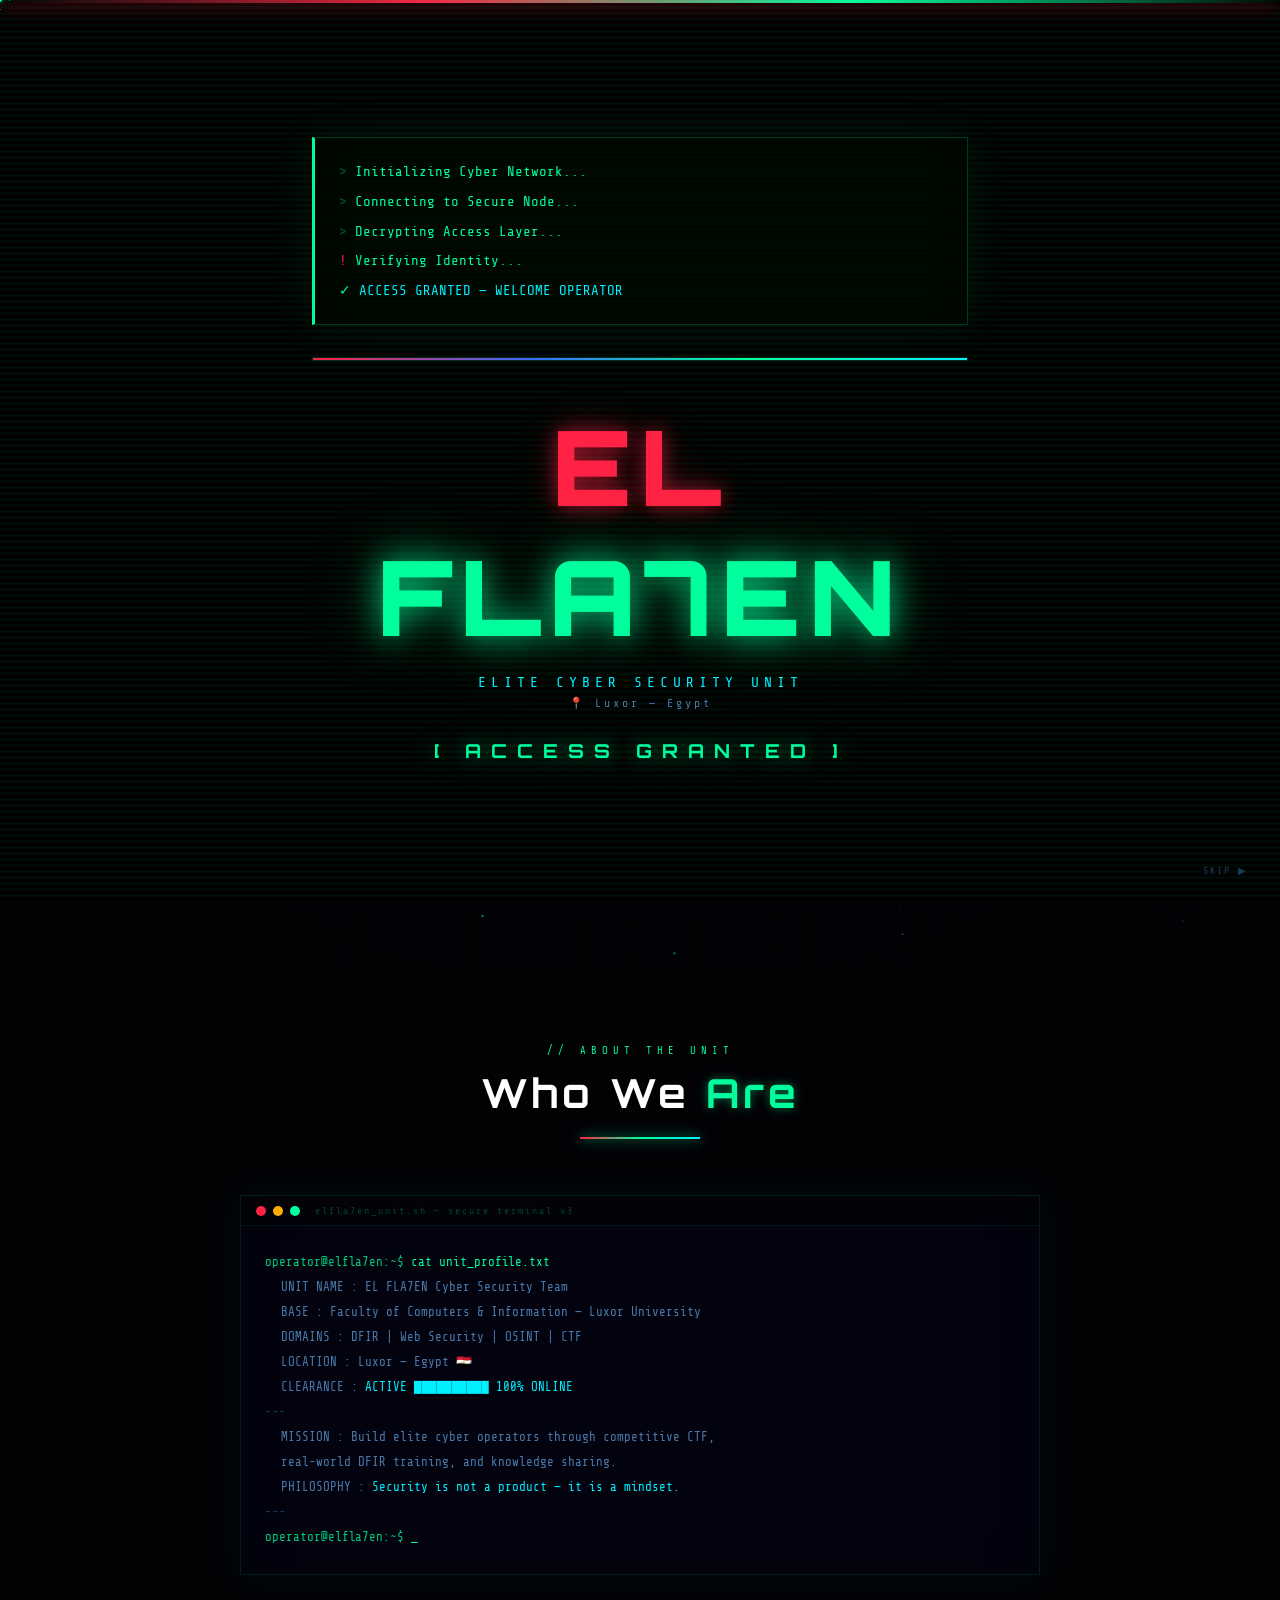
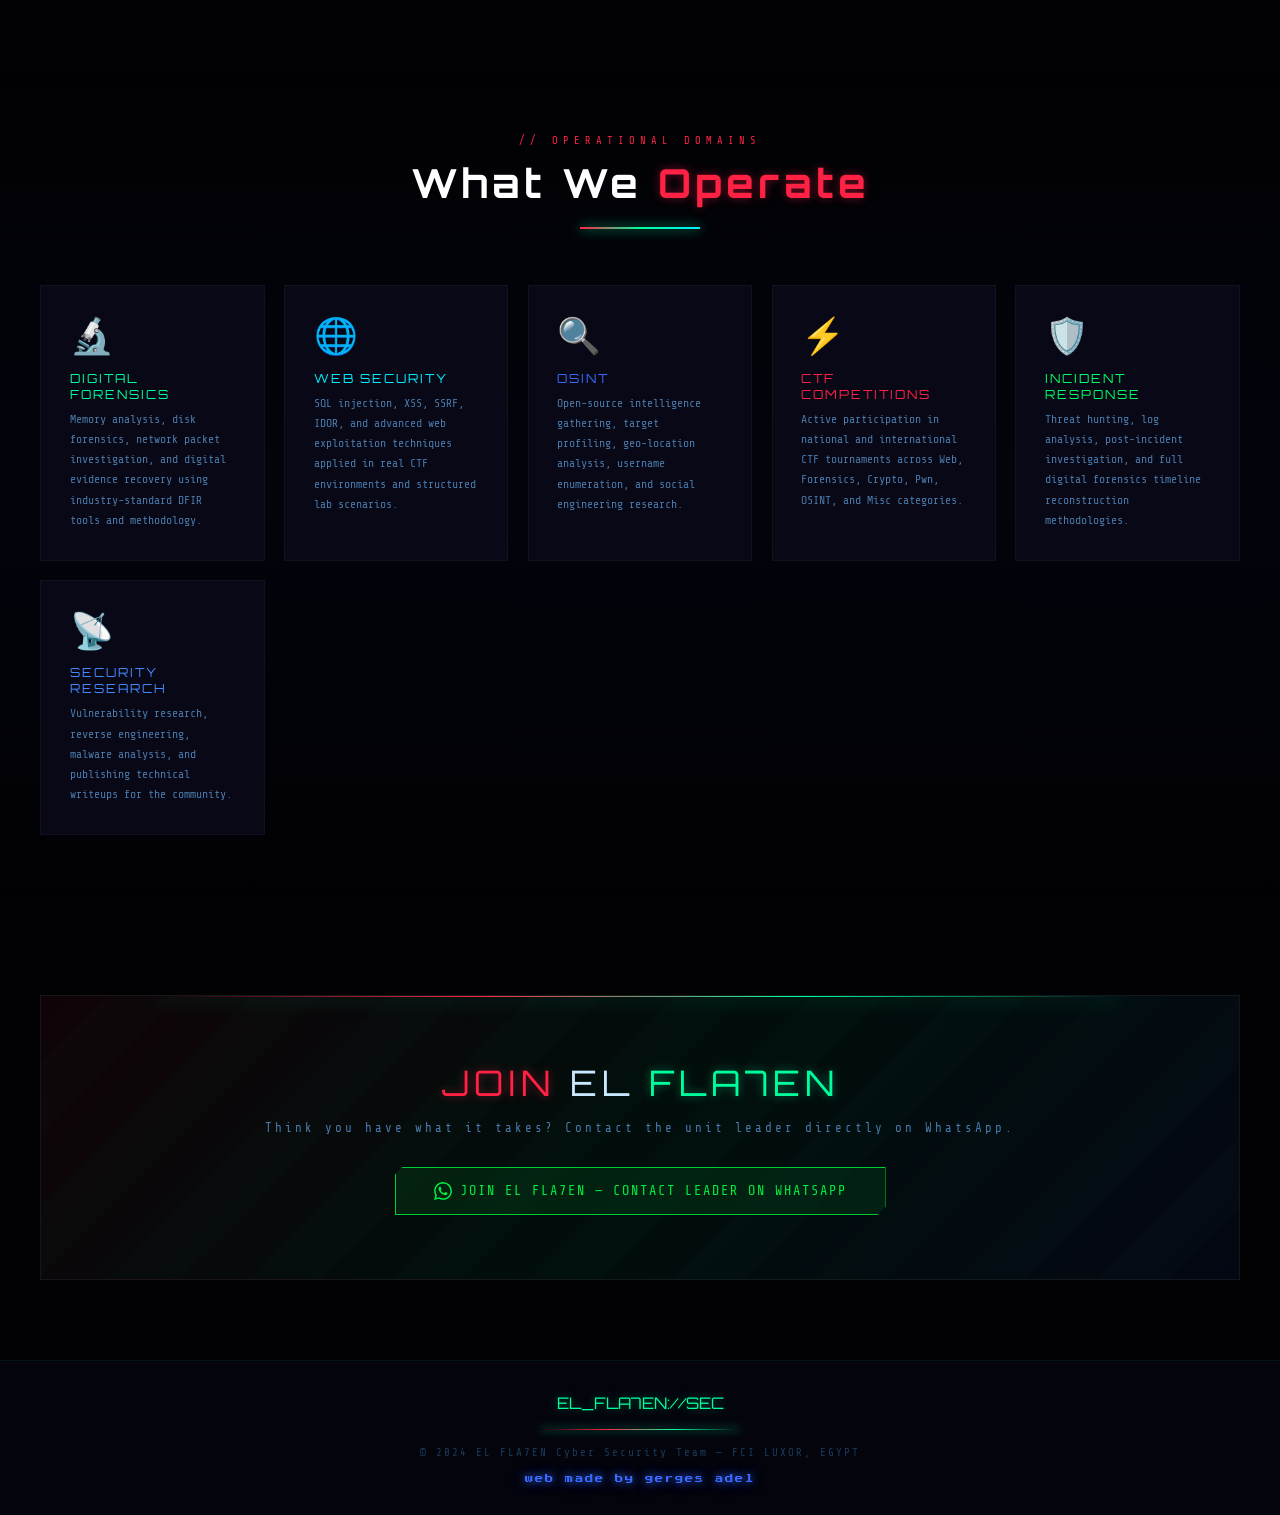
<file: index.html>
<!DOCTYPE html>
<html lang="en">
<head>
  <meta charset="UTF-8">
  <meta name="viewport" content="width=device-width, initial-scale=1.0">
  <title>EL FLA7EN | Elite Cyber Security Unit</title>
  <meta name="description" content="EL FLA7EN — Elite Cyber Security Team. CTF | DFIR | Web Security | OSINT. Luxor, Egypt.">
  <link rel="stylesheet" href="style.css">
</head>
<body>

<div id="cursor"></div>
<div id="cursor-dot"></div>

<!-- BG layers -->
<canvas id="bgCanvas" style="position:fixed;inset:0;pointer-events:none;z-index:0;opacity:0.32;width:100%;height:100%;"></canvas>

<!-- ===== INTRO (first visit only) ===== -->
<div id="intro">
  <div class="i-scanbar"></div>
  <canvas id="intro-mat" style="position:absolute;inset:0;width:100%;height:100%;opacity:0.28;"></canvas>
  <div class="i-scan"></div>
  <div class="i-wrap">
    <div class="i-term" id="intro-terminal"></div>
    <div class="i-prog"><div class="i-bar"></div></div>
    <div class="i-logo">
      <span class="lr">EL</span> <span class="lg">FLA7EN</span>
    </div>
    <div class="i-sub">Elite Cyber Security Unit</div>
    <div class="i-loc">📍 Luxor — Egypt</div>
    <div class="i-access">[ ACCESS GRANTED ]</div>
  </div>
  <div class="i-skip" id="intro-skip">SKIP ▶</div>
</div>

<!-- ===== NAVBAR ===== -->
<nav class="navbar">
  <a href="index.html" class="nav-logo">EL<span class="sep">_</span>FLA7EN<span class="lx">://SEC</span></a>
  <ul class="nav-links">
    <li><a href="index.html" class="active">Home</a></li>
    <li><a href="team.html">Team</a></li>
    <li><a href="legendary.html">Legendary</a></li>
    <li><a href="writeups.html">Writeups</a></li>
    <li><a href="achievements.html">Achievements</a></li>
    <li>
      <a href="https://wa.me/201225346232" target="_blank" class="nav-join">
        ⚡ JOIN EL FLA7EN
      </a>
    </li>
  </ul>
  <button class="nav-toggle"><span></span><span></span><span></span></button>
</nav>

<main>
  <!-- ===== HERO ===== -->
  <section class="hero">
    <div class="hero-grid"></div>
    <div class="hero-radial"></div>
    <canvas id="particleCanvas" style="position:absolute;inset:0;pointer-events:none;z-index:1;width:100%;height:100%;"></canvas>

    <div class="hero-content">
      <div class="hero-eyebrow">
        <span class="eg">//</span>
        <span class="em"> CYBER SECURITY UNIT </span>
        <span class="er">|</span>
        <span class="em"> FCI LUXOR </span>
        <span class="er">|</span>
        <span class="em"> EGYPT </span>
        <span class="eg">//</span>
      </div>
      <h1 class="hero-title">
        <span class="ht-el glitch" data-text="EL">EL</span>
        <span><span class="ht-fla">FLA</span><span class="ht-7en">7EN</span></span>
      </h1>
      <p class="hero-sub">Elite Cyber Security Team</p>
      <p class="hero-loc">📍 Luxor – Egypt</p>
      <div class="hero-stats">
        <div class="h-stat"><span class="h-num counter" data-target="6">0</span><span class="h-label">Team Members</span></div>
        <div class="h-stat"><span class="h-num counter" data-target="30">0</span><span class="h-label">CTF Missions</span></div>
        <div class="h-stat"><span class="h-num counter" data-target="8">0</span><span class="h-label">Cyber Ops</span></div>
        <div class="h-stat"><span class="h-num counter" data-target="5">0</span><span class="h-label">Achievements</span></div>
      </div>
      <div class="hero-btns">
        <a href="team.html" class="btn btn-g">&gt; Meet The Unit</a>
        <a href="achievements.html" class="btn btn-r">&gt; Our Missions</a>
        <a href="https://wa.me/201225346232" target="_blank" class="btn btn-wa">
          <svg width="16" height="16" viewBox="0 0 24 24" fill="currentColor"><path d="M17.472 14.382c-.297-.149-1.758-.867-2.03-.967-.273-.099-.471-.148-.67.15-.197.297-.767.966-.94 1.164-.173.199-.347.223-.644.075-.297-.15-1.255-.463-2.39-1.475-.883-.788-1.48-1.761-1.653-2.059-.173-.297-.018-.458.13-.606.134-.133.298-.347.446-.52.149-.174.198-.298.298-.497.099-.198.05-.371-.025-.52-.075-.149-.669-1.612-.916-2.207-.242-.579-.487-.5-.669-.51-.173-.008-.371-.01-.57-.01-.198 0-.52.074-.792.372-.272.297-1.04 1.016-1.04 2.479 0 1.462 1.065 2.875 1.213 3.074.149.198 2.096 3.2 5.077 4.487.709.306 1.262.489 1.694.625.712.227 1.36.195 1.871.118.571-.085 1.758-.719 2.006-1.413.248-.694.248-1.289.173-1.413-.074-.124-.272-.198-.57-.347m-5.421 7.403h-.004a9.87 9.87 0 01-5.031-1.378l-.361-.214-3.741.982.998-3.648-.235-.374a9.86 9.86 0 01-1.51-5.26c.001-5.45 4.436-9.884 9.888-9.884 2.64 0 5.122 1.03 6.988 2.898a9.825 9.825 0 012.893 6.994c-.003 5.45-4.437 9.884-9.885 9.884m8.413-18.297A11.815 11.815 0 0012.05 0C5.495 0 .16 5.335.157 11.892c0 2.096.547 4.142 1.588 5.945L.057 24l6.305-1.654a11.882 11.882 0 005.683 1.448h.005c6.554 0 11.89-5.335 11.893-11.893a11.821 11.821 0 00-3.48-8.413Z"/></svg>
          Join EL FLA7EN
        </a>
      </div>
    </div>
  </section>

  <!-- ===== ABOUT ===== -->
  <section class="section">
    <div class="section-inner">
      <div class="s-head reveal">
        <span class="s-tag tg">// About The Unit</span>
        <h2 class="s-title">Who We <span class="hg">Are</span></h2>
        <div class="s-line"></div>
      </div>
      <div style="max-width:800px;margin:0 auto;" class="reveal">
        <div class="terminal">
          <div class="t-bar">
            <div class="t-dot"></div><div class="t-dot"></div><div class="t-dot"></div>
            <span class="t-ttl">elfla7en_unit.sh — secure terminal v3</span>
          </div>
          <div class="t-body">
            <div><span class="t-prompt">operator@elfla7en:~$ </span><span class="t-cmd">cat unit_profile.txt</span></div>
            <span class="t-out">UNIT NAME   : EL FLA7EN Cyber Security Team</span>
            <span class="t-out">BASE        : Faculty of Computers &amp; Information — Luxor University</span>
            <span class="t-out">DOMAINS     : DFIR | Web Security | OSINT | CTF</span>
            <span class="t-out">LOCATION    : Luxor — Egypt 🇪🇬</span>
            <span class="t-out">CLEARANCE   : <span class="t-ok">ACTIVE ██████████ 100% ONLINE</span></span>
            <span class="t-muted">---</span>
            <span class="t-out">MISSION     : Build elite cyber operators through competitive CTF,</span>
            <span class="t-out">              real-world DFIR training, and knowledge sharing.</span>
            <span class="t-out">PHILOSOPHY  : <span class="t-ok">Security is not a product — it is a mindset.</span></span>
            <span class="t-muted">---</span>
            <div><span class="t-prompt">operator@elfla7en:~$ </span><span class="t-cmd">_</span></div>
          </div>
        </div>
      </div>
    </div>
  </section>

  <!-- ===== CAPABILITIES ===== -->
  <section class="section sect-alt">
    <div class="section-inner">
      <div class="s-head reveal">
        <span class="s-tag tr">// Operational Domains</span>
        <h2 class="s-title">What We <span class="hr">Operate</span></h2>
        <div class="s-line"></div>
      </div>
      <div class="feat-grid">
        <div class="feat reveal" style="--fc:#00ff9c;"><span class="feat-icon">🔬</span><div class="feat-title">Digital Forensics</div><p class="feat-desc">Memory analysis, disk forensics, network packet investigation, and digital evidence recovery using industry-standard DFIR tools and methodology.</p></div>
        <div class="feat reveal" style="--fc:#00f0ff;"><span class="feat-icon">🌐</span><div class="feat-title">Web Security</div><p class="feat-desc">SQL injection, XSS, SSRF, IDOR, and advanced web exploitation techniques applied in real CTF environments and structured lab scenarios.</p></div>
        <div class="feat reveal" style="--fc:#3a6aff;"><span class="feat-icon">🔍</span><div class="feat-title">OSINT</div><p class="feat-desc">Open-source intelligence gathering, target profiling, geo-location analysis, username enumeration, and social engineering research.</p></div>
        <div class="feat reveal" style="--fc:#ff2244;"><span class="feat-icon">⚡</span><div class="feat-title">CTF Competitions</div><p class="feat-desc">Active participation in national and international CTF tournaments across Web, Forensics, Crypto, Pwn, OSINT, and Misc categories.</p></div>
        <div class="feat reveal" style="--fc:#00ff66;"><span class="feat-icon">🛡️</span><div class="feat-title">Incident Response</div><p class="feat-desc">Threat hunting, log analysis, post-incident investigation, and full digital forensics timeline reconstruction methodologies.</p></div>
        <div class="feat reveal" style="--fc:#4488ff;"><span class="feat-icon">📡</span><div class="feat-title">Security Research</div><p class="feat-desc">Vulnerability research, reverse engineering, malware analysis, and publishing technical writeups for the community.</p></div>
      </div>
    </div>
  </section>

  <!-- ===== CTA ===== -->
  <section class="section">
    <div class="section-inner">
      <div class="cta reveal">
        <div class="cta-title"><span class="cr">JOIN</span> EL <span class="cg">FLA7EN</span></div>
        <p class="cta-sub">Think you have what it takes? Contact the unit leader directly on WhatsApp.</p>
        <a href="https://wa.me/201225346232" target="_blank" class="btn btn-wa" style="font-size:0.85rem;padding:14px 38px;">
          <svg width="18" height="18" viewBox="0 0 24 24" fill="currentColor"><path d="M17.472 14.382c-.297-.149-1.758-.867-2.03-.967-.273-.099-.471-.148-.67.15-.197.297-.767.966-.94 1.164-.173.199-.347.223-.644.075-.297-.15-1.255-.463-2.39-1.475-.883-.788-1.48-1.761-1.653-2.059-.173-.297-.018-.458.13-.606.134-.133.298-.347.446-.52.149-.174.198-.298.298-.497.099-.198.05-.371-.025-.52-.075-.149-.669-1.612-.916-2.207-.242-.579-.487-.5-.669-.51-.173-.008-.371-.01-.57-.01-.198 0-.52.074-.792.372-.272.297-1.04 1.016-1.04 2.479 0 1.462 1.065 2.875 1.213 3.074.149.198 2.096 3.2 5.077 4.487.709.306 1.262.489 1.694.625.712.227 1.36.195 1.871.118.571-.085 1.758-.719 2.006-1.413.248-.694.248-1.289.173-1.413-.074-.124-.272-.198-.57-.347m-5.421 7.403h-.004a9.87 9.87 0 01-5.031-1.378l-.361-.214-3.741.982.998-3.648-.235-.374a9.86 9.86 0 01-1.51-5.26c.001-5.45 4.436-9.884 9.888-9.884 2.64 0 5.122 1.03 6.988 2.898a9.825 9.825 0 012.893 6.994c-.003 5.45-4.437 9.884-9.885 9.884m8.413-18.297A11.815 11.815 0 0012.05 0C5.495 0 .16 5.335.157 11.892c0 2.096.547 4.142 1.588 5.945L.057 24l6.305-1.654a11.882 11.882 0 005.683 1.448h.005c6.554 0 11.89-5.335 11.893-11.893a11.821 11.821 0 00-3.48-8.413Z"/></svg>
          JOIN EL FLA7EN — Contact Leader on WhatsApp
        </a>
      </div>
    </div>
  </section>
</main>

<footer>
  <span class="ft-logo">EL_FLA7EN://SEC</span>
  <div class="ft-divider"></div>
  <span class="ft-copy">© 2024 EL FLA7EN Cyber Security Team — FCI LUXOR, EGYPT</span>
  <span class="ft-credit">web made by gerges adel</span>
</footer>

<script src="script.js"></script>
</body>
</html>
</file>
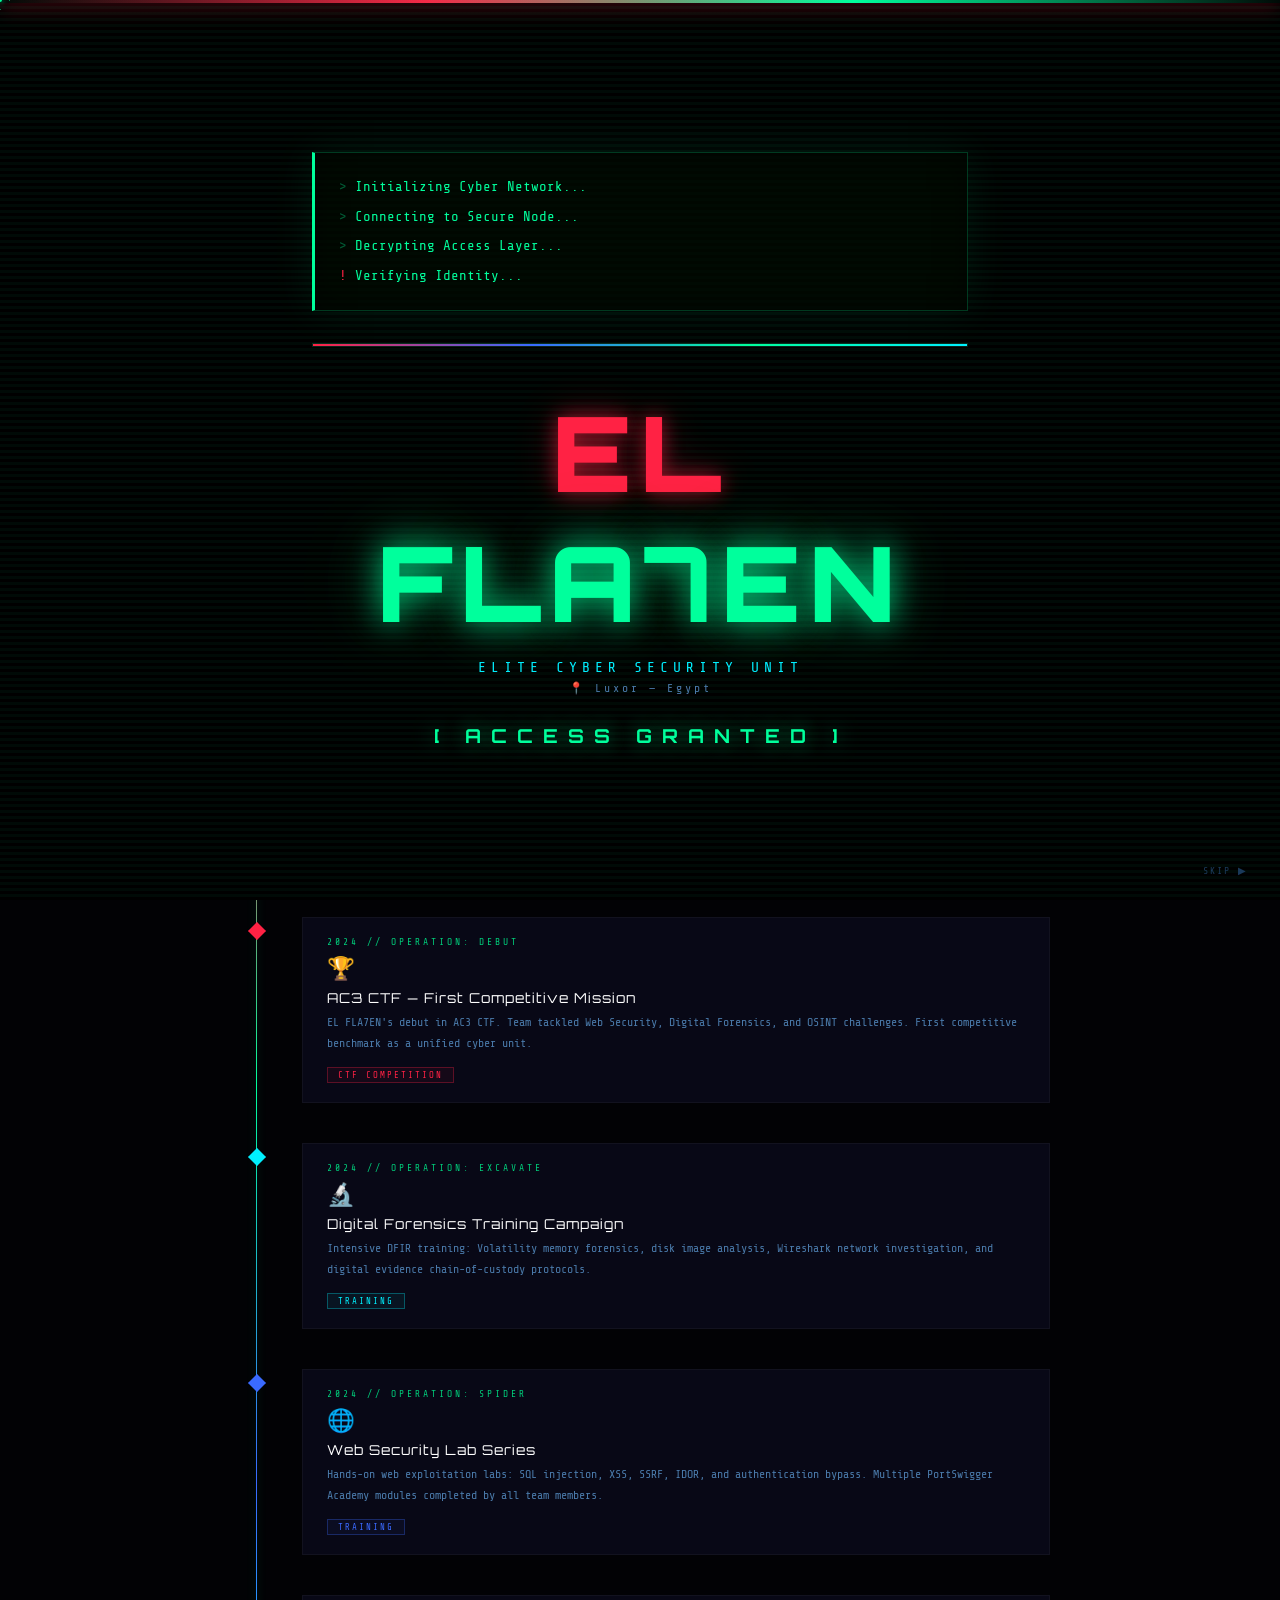
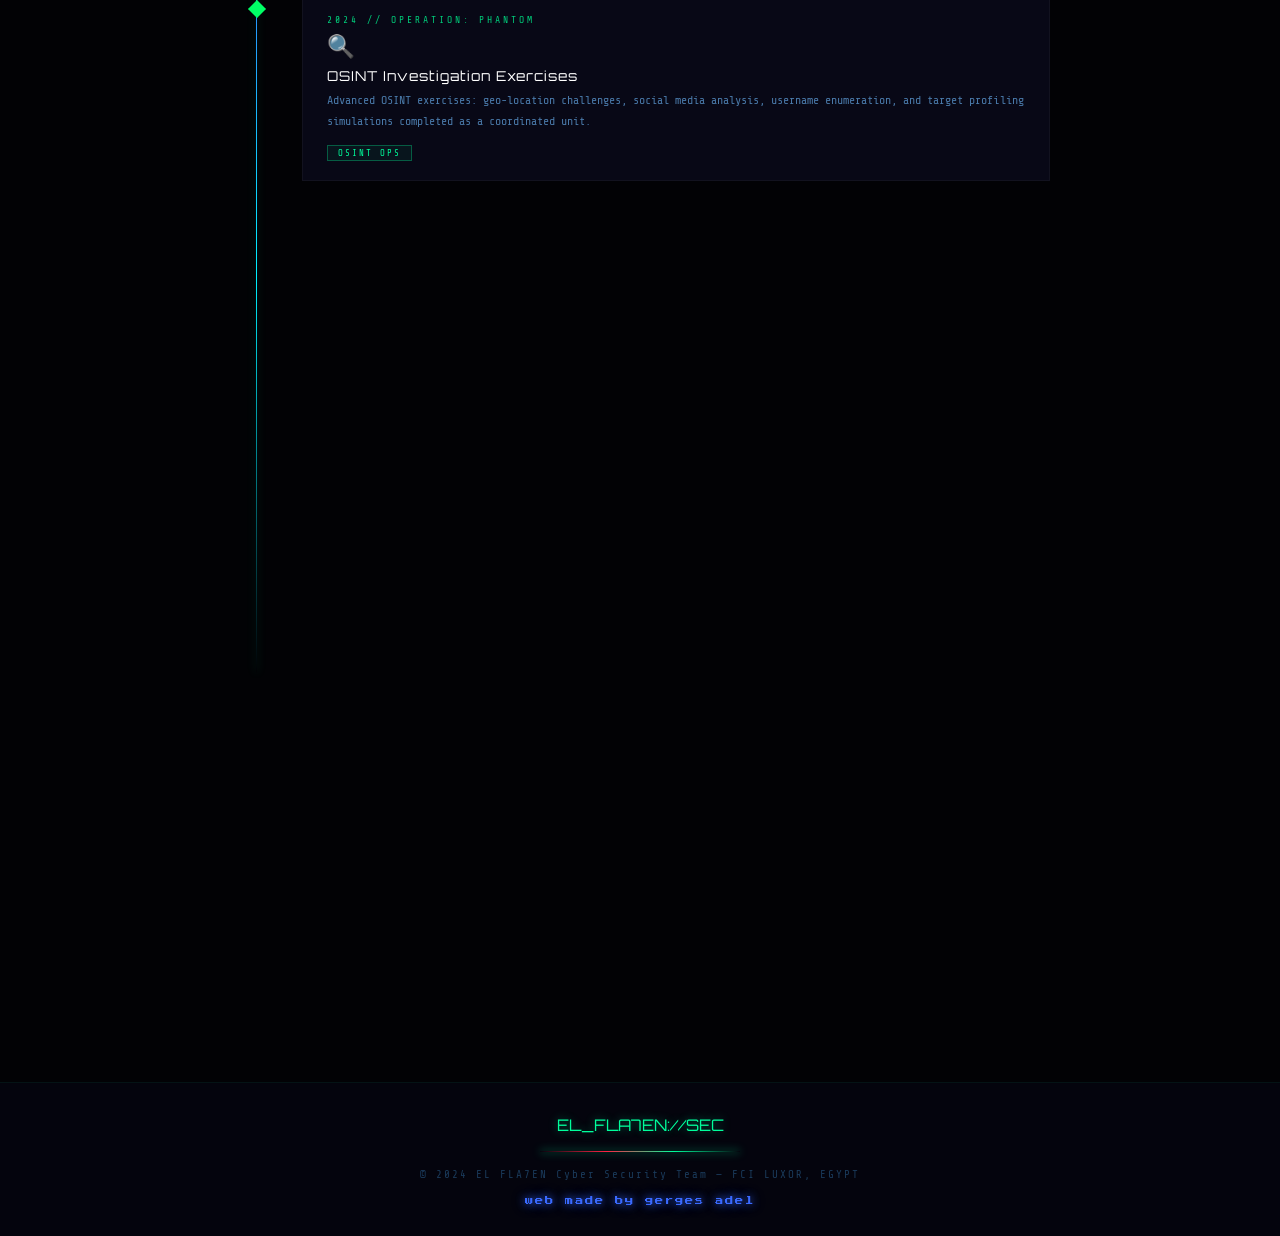
<file: achievements.html>
<!DOCTYPE html>
<html lang="en">
<head>
  <meta charset="UTF-8">
  <meta name="viewport" content="width=device-width, initial-scale=1.0">
  <title>EL FLA7EN | Achievements</title>
  <link rel="stylesheet" href="style.css">
</head>
<body>

<div id="cursor"></div>
<div id="cursor-dot"></div>
<canvas id="bgCanvas" style="position:fixed;inset:0;pointer-events:none;z-index:0;opacity:0.28;width:100%;height:100%;"></canvas>

<div id="intro">
  <div class="i-scanbar"></div>
  <canvas id="intro-mat" style="position:absolute;inset:0;width:100%;height:100%;opacity:0.28;"></canvas>
  <div class="i-scan"></div>
  <div class="i-wrap">
    <div class="i-term" id="intro-terminal"></div>
    <div class="i-prog"><div class="i-bar"></div></div>
    <div class="i-logo"><span class="lr">EL</span> <span class="lg">FLA7EN</span></div>
    <div class="i-sub">Elite Cyber Security Unit</div>
    <div class="i-loc">📍 Luxor — Egypt</div>
    <div class="i-access">[ ACCESS GRANTED ]</div>
  </div>
  <div class="i-skip" id="intro-skip">SKIP ▶</div>
</div>

<nav class="navbar">
  <a href="index.html" class="nav-logo">EL<span class="sep">_</span>FLA7EN<span class="lx">://SEC</span></a>
  <ul class="nav-links">
    <li><a href="index.html">Home</a></li>
    <li><a href="team.html">Team</a></li>
    <li><a href="legendary.html">Legendary</a></li>
    <li><a href="writeups.html">Writeups</a></li>
    <li><a href="achievements.html" class="active">Achievements</a></li>
    <li><a href="https://wa.me/201225346232" target="_blank" class="nav-join">⚡ JOIN EL FLA7EN</a></li>
  </ul>
  <button class="nav-toggle"><span></span><span></span><span></span></button>
</nav>

<main>
  <div class="page-hero">
    <div class="pg-grid"></div>
    <h1 class="pg-title"><span class="hr">ACHIEVE</span><span class="hg">MENTS</span></h1>
    <p class="pg-sub">// OPERATIONS LOG // CYBER MISSIONS // MILESTONES //</p>
    <div class="pg-line"></div>
  </div>

  <section class="section" style="padding-top:1.5rem;">
    <div class="section-inner">

      <div class="stats-bar">
        <div class="sb reveal" style="--sc:#00ff9c;"><span class="sb-num counter" data-target="30">0</span><span class="sb-lbl">CTF Challenges</span></div>
        <div class="sb reveal" style="--sc:#ff2244;"><span class="sb-num counter" data-target="8">0</span><span class="sb-lbl">Competitions</span></div>
        <div class="sb reveal" style="--sc:#00f0ff;"><span class="sb-num counter" data-target="5">0</span><span class="sb-lbl">Writeups</span></div>
        <div class="sb reveal" style="--sc:#3a6aff;"><span class="sb-num counter" data-target="6">0</span><span class="sb-lbl">Operators</span></div>
        <div class="sb reveal" style="--sc:#00ff66;"><span class="sb-num counter" data-target="4">0</span><span class="sb-lbl">Domains</span></div>
      </div>

      <div class="s-head reveal">
        <span class="s-tag tg">// Operations Log</span>
        <h2 class="s-title">Mission <span class="hg">Timeline</span></h2>
        <div class="s-line"></div>
      </div>

      <div class="tl">
        <div class="tl-item" style="--nc:#00ff9c;">
          <div class="tl-node"></div>
          <div class="tl-box">
            <div class="tl-yr">2024 // OPERATION: GENESIS</div>
            <span class="tl-icon">⚡</span>
            <div class="tl-title">EL FLA7EN Unit Established</div>
            <p class="tl-desc">Six cyber security students at FCI LUXOR united to form EL FLA7EN. Team formation, role assignments, and operational protocols established for CTF and training campaigns.</p>
            <span class="tl-badge tb-g">MILESTONE</span>
          </div>
        </div>
        <div class="tl-item" style="--nc:#ff2244;">
          <div class="tl-node"></div>
          <div class="tl-box">
            <div class="tl-yr">2024 // OPERATION: DEBUT</div>
            <span class="tl-icon">🏆</span>
            <div class="tl-title">AC3 CTF — First Competitive Mission</div>
            <p class="tl-desc">EL FLA7EN's debut in AC3 CTF. Team tackled Web Security, Digital Forensics, and OSINT challenges. First competitive benchmark as a unified cyber unit.</p>
            <span class="tl-badge tb-r">CTF COMPETITION</span>
          </div>
        </div>
        <div class="tl-item" style="--nc:#00f0ff;">
          <div class="tl-node"></div>
          <div class="tl-box">
            <div class="tl-yr">2024 // OPERATION: EXCAVATE</div>
            <span class="tl-icon">🔬</span>
            <div class="tl-title">Digital Forensics Training Campaign</div>
            <p class="tl-desc">Intensive DFIR training: Volatility memory forensics, disk image analysis, Wireshark network investigation, and digital evidence chain-of-custody protocols.</p>
            <span class="tl-badge tb-c">TRAINING</span>
          </div>
        </div>
        <div class="tl-item" style="--nc:#3a6aff;">
          <div class="tl-node"></div>
          <div class="tl-box">
            <div class="tl-yr">2024 // OPERATION: SPIDER</div>
            <span class="tl-icon">🌐</span>
            <div class="tl-title">Web Security Lab Series</div>
            <p class="tl-desc">Hands-on web exploitation labs: SQL injection, XSS, SSRF, IDOR, and authentication bypass. Multiple PortSwigger Academy modules completed by all team members.</p>
            <span class="tl-badge tb-b">TRAINING</span>
          </div>
        </div>
        <div class="tl-item" style="--nc:#00ff66;">
          <div class="tl-node"></div>
          <div class="tl-box">
            <div class="tl-yr">2024 // OPERATION: PHANTOM</div>
            <span class="tl-icon">🔍</span>
            <div class="tl-title">OSINT Investigation Exercises</div>
            <p class="tl-desc">Advanced OSINT exercises: geo-location challenges, social media analysis, username enumeration, and target profiling simulations completed as a coordinated unit.</p>
            <span class="tl-badge tb-g">OSINT OPS</span>
          </div>
        </div>
        <div class="tl-item" style="--nc:#4488ff;">
          <div class="tl-node"></div>
          <div class="tl-box">
            <div class="tl-yr">2024 // OPERATION: INK</div>
            <span class="tl-icon">📝</span>
            <div class="tl-title">First Official Writeups Published</div>
            <p class="tl-desc">EL FLA7EN published its first technical CTF writeups — documenting challenge solutions and methodologies. Contributing to the Egyptian cyber security community.</p>
            <span class="tl-badge tb-c">PUBLICATION</span>
          </div>
        </div>
        <div class="tl-item" style="--nc:#ff2244;">
          <div class="tl-node"></div>
          <div class="tl-box">
            <div class="tl-yr">2024–2025 // OPERATION: ASCEND</div>
            <span class="tl-icon">📈</span>
            <div class="tl-title">Multi-Platform CTF Campaign — ONGOING</div>
            <p class="tl-desc">Sustained participation across PicoCTF, HackTheBox, TryHackMe, and CTFtime. 30+ challenges solved in Web, Forensics, Crypto, and Misc. Unit ranking continuously improving.</p>
            <span class="tl-badge tb-r">ONGOING</span>
          </div>
        </div>
      </div>

      <div class="cta reveal" style="margin-top:3rem;">
        <div class="cta-title">NEXT <span class="cr">MISSION</span> INCOMING</div>
        <p class="cta-sub">The next chapter is being written — will your name be in it?</p>
        <a href="https://wa.me/201225346232" target="_blank" class="btn btn-wa" style="font-size:0.85rem;padding:13px 34px;">
          <svg width="16" height="16" viewBox="0 0 24 24" fill="currentColor"><path d="M17.472 14.382c-.297-.149-1.758-.867-2.03-.967-.273-.099-.471-.148-.67.15-.197.297-.767.966-.94 1.164-.173.199-.347.223-.644.075-.297-.15-1.255-.463-2.39-1.475-.883-.788-1.48-1.761-1.653-2.059-.173-.297-.018-.458.13-.606.134-.133.298-.347.446-.52.149-.174.198-.298.298-.497.099-.198.05-.371-.025-.52-.075-.149-.669-1.612-.916-2.207-.242-.579-.487-.5-.669-.51-.173-.008-.371-.01-.57-.01-.198 0-.52.074-.792.372-.272.297-1.04 1.016-1.04 2.479 0 1.462 1.065 2.875 1.213 3.074.149.198 2.096 3.2 5.077 4.487.709.306 1.262.489 1.694.625.712.227 1.36.195 1.871.118.571-.085 1.758-.719 2.006-1.413.248-.694.248-1.289.173-1.413-.074-.124-.272-.198-.57-.347m-5.421 7.403h-.004a9.87 9.87 0 01-5.031-1.378l-.361-.214-3.741.982.998-3.648-.235-.374a9.86 9.86 0 01-1.51-5.26c.001-5.45 4.436-9.884 9.888-9.884 2.64 0 5.122 1.03 6.988 2.898a9.825 9.825 0 012.893 6.994c-.003 5.45-4.437 9.884-9.885 9.884m8.413-18.297A11.815 11.815 0 0012.05 0C5.495 0 .16 5.335.157 11.892c0 2.096.547 4.142 1.588 5.945L.057 24l6.305-1.654a11.882 11.882 0 005.683 1.448h.005c6.554 0 11.89-5.335 11.893-11.893a11.821 11.821 0 00-3.48-8.413Z"/></svg>
          JOIN EL FLA7EN — Contact Leader on WhatsApp
        </a>
      </div>

    </div>
  </section>
</main>

<footer>
  <span class="ft-logo">EL_FLA7EN://SEC</span>
  <div class="ft-divider"></div>
  <span class="ft-copy">© 2024 EL FLA7EN Cyber Security Team — FCI LUXOR, EGYPT</span>
  <span class="ft-credit">web made by gerges adel</span>
</footer>

<script src="script.js"></script>
</body>
</html>
</file>
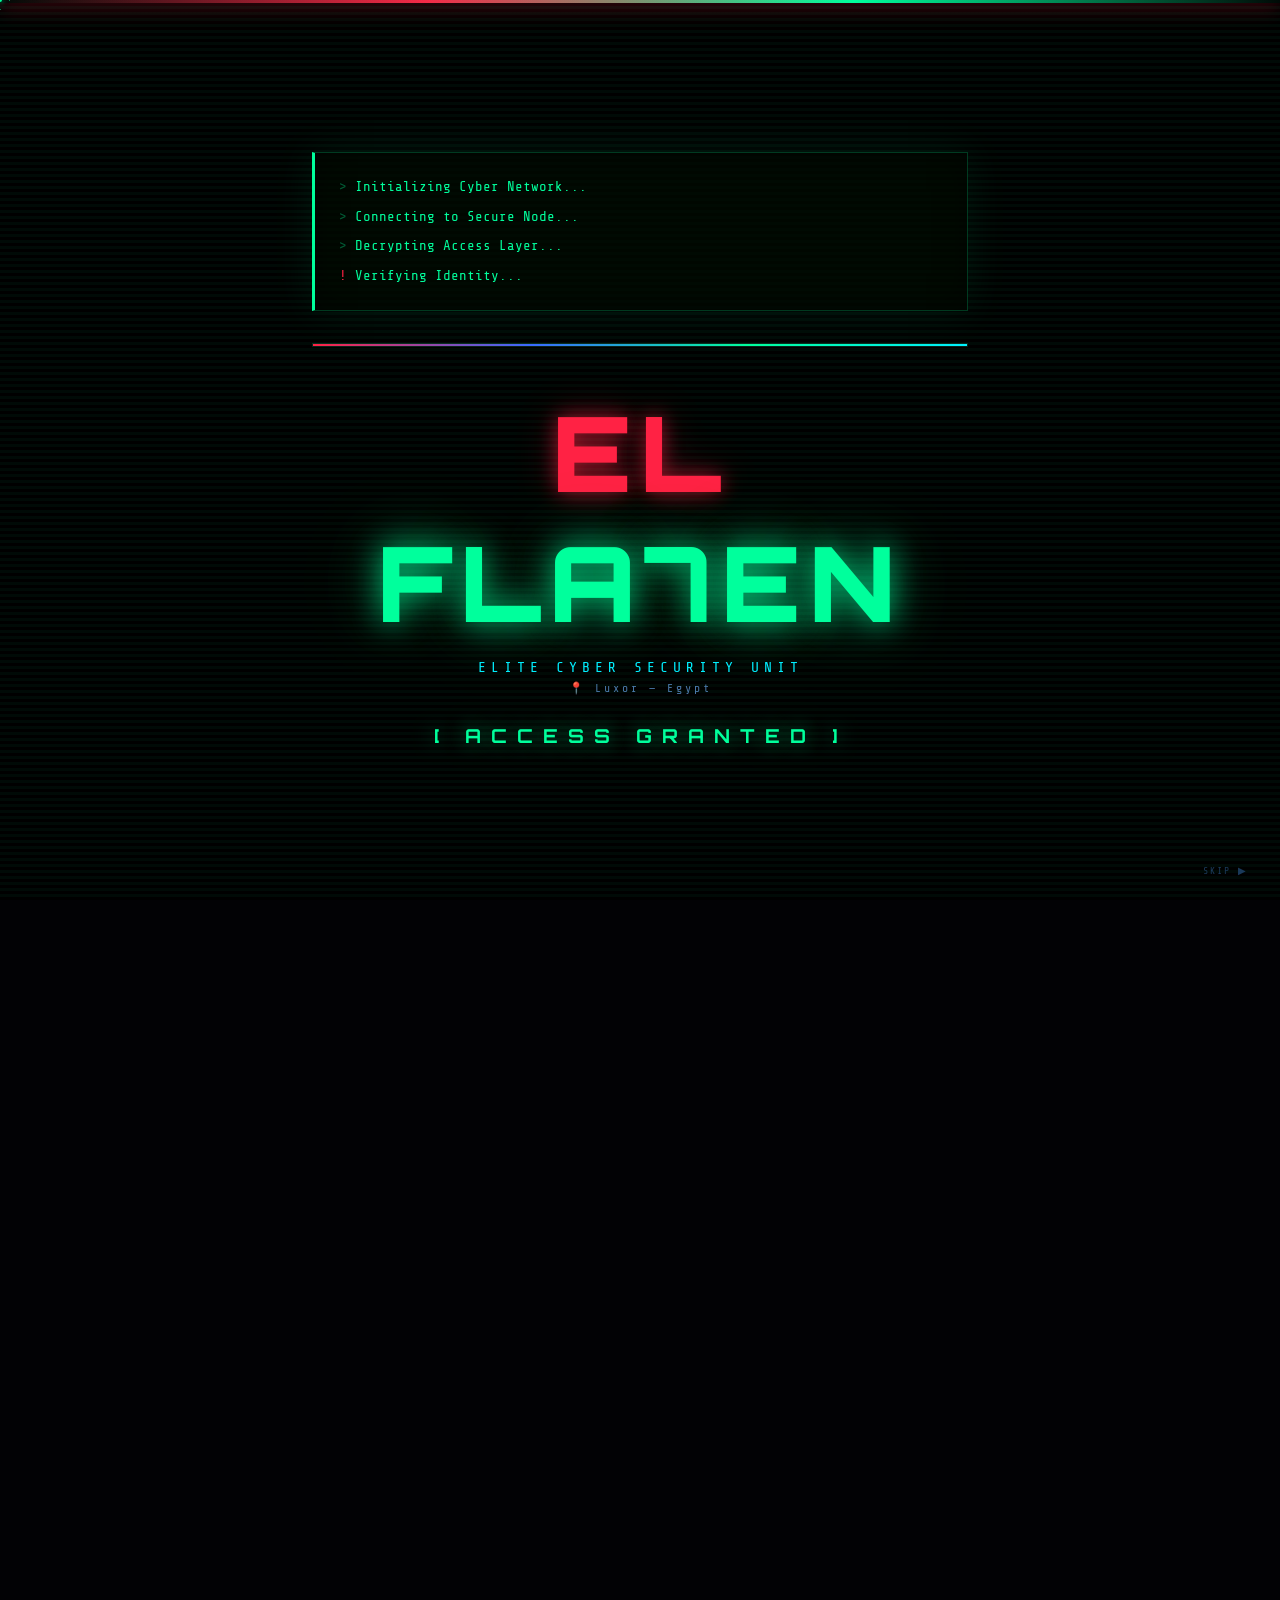
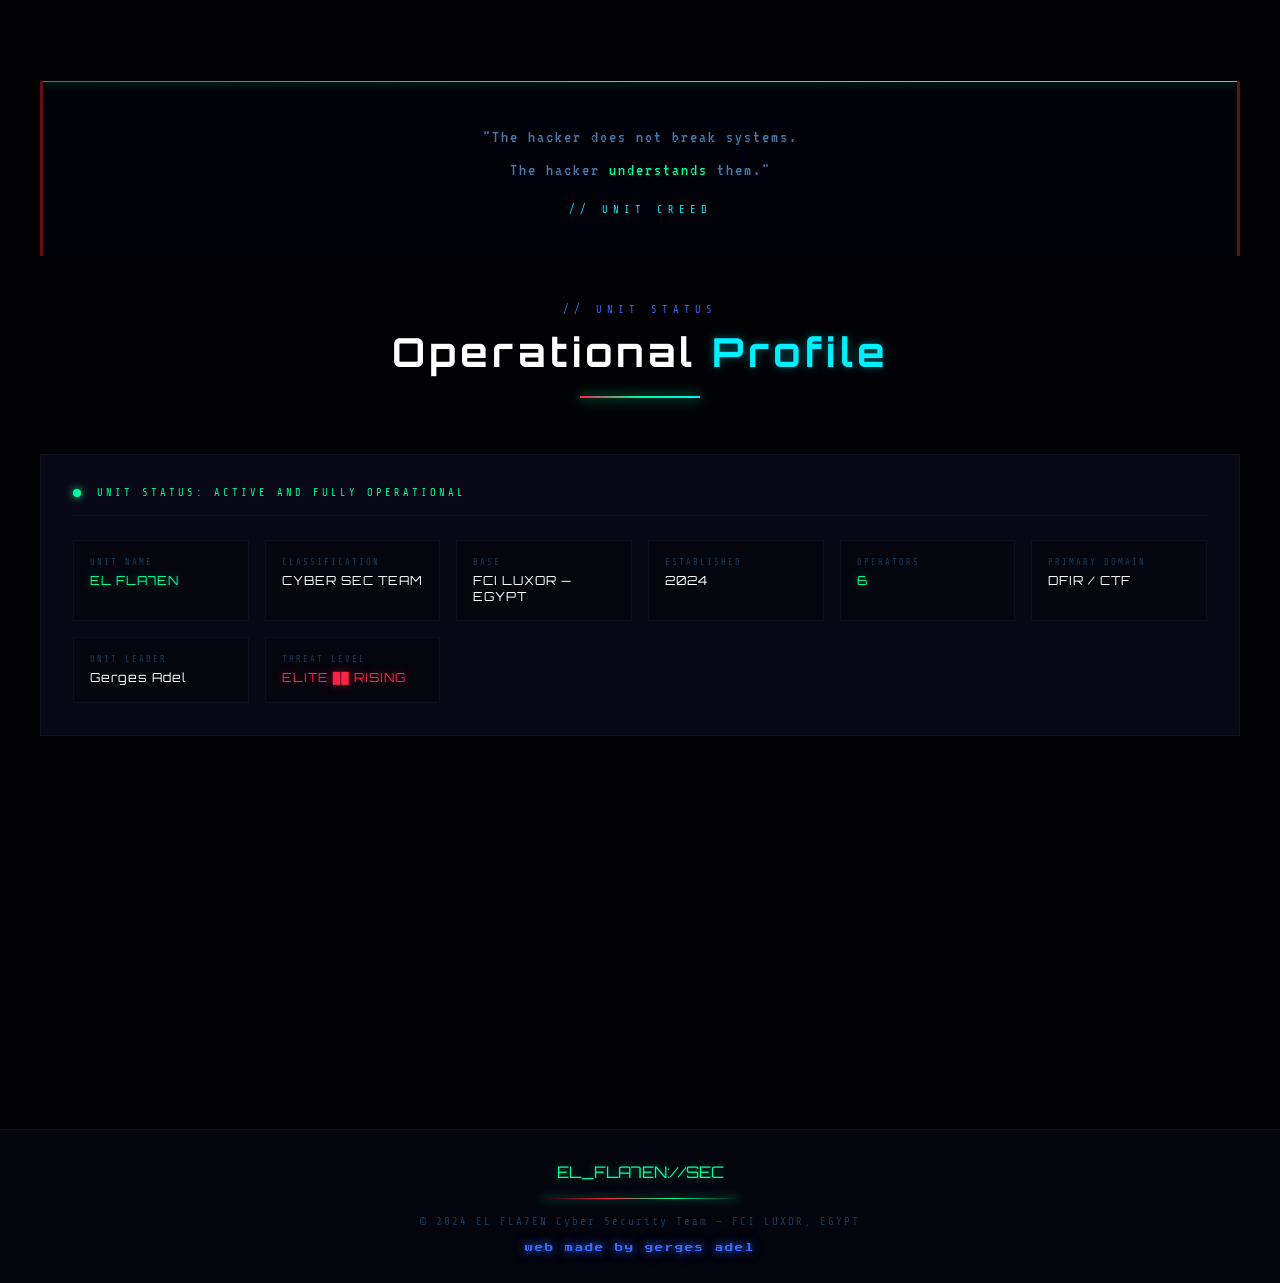
<file: legendary.html>
<!DOCTYPE html>
<html lang="en">
<head>
  <meta charset="UTF-8">
  <meta name="viewport" content="width=device-width, initial-scale=1.0">
  <title>EL FLA7EN | Team Legendary</title>
  <link rel="stylesheet" href="style.css">
  <style>
    .origin-block{background:linear-gradient(135deg,rgba(30,58,138,0.2),rgba(0,255,156,0.04));border:1px solid rgba(0,255,156,0.12);padding:2.5rem;position:relative;overflow:hidden;margin-bottom:3rem;}
    .origin-block::before{content:'CLASSIFIED';position:absolute;top:14px;right:20px;font-family:var(--font-mono);font-size:0.55rem;color:rgba(255,34,68,0.25);letter-spacing:3px;}
    .origin-num{font-family:var(--font-display);font-size:7rem;font-weight:900;color:rgba(0,255,156,0.03);position:absolute;bottom:-20px;right:10px;line-height:1;pointer-events:none;}
    .origin-tag{font-family:var(--font-mono);font-size:0.62rem;letter-spacing:5px;margin-bottom:1rem;display:block;}
    .origin-title{font-family:var(--font-display);font-size:1.4rem;color:#fff;letter-spacing:3px;margin-bottom:1rem;}
    .origin-text{font-size:0.78rem;color:var(--dim);line-height:2.1;max-width:720px;}
  </style>
</head>
<body>

<div id="cursor"></div>
<div id="cursor-dot"></div>
<canvas id="bgCanvas" style="position:fixed;inset:0;pointer-events:none;z-index:0;opacity:0.28;width:100%;height:100%;"></canvas>

<div id="intro">
  <div class="i-scanbar"></div>
  <canvas id="intro-mat" style="position:absolute;inset:0;width:100%;height:100%;opacity:0.28;"></canvas>
  <div class="i-scan"></div>
  <div class="i-wrap">
    <div class="i-term" id="intro-terminal"></div>
    <div class="i-prog"><div class="i-bar"></div></div>
    <div class="i-logo"><span class="lr">EL</span> <span class="lg">FLA7EN</span></div>
    <div class="i-sub">Elite Cyber Security Unit</div>
    <div class="i-loc">📍 Luxor — Egypt</div>
    <div class="i-access">[ ACCESS GRANTED ]</div>
  </div>
  <div class="i-skip" id="intro-skip">SKIP ▶</div>
</div>

<nav class="navbar">
  <a href="index.html" class="nav-logo">EL<span class="sep">_</span>FLA7EN<span class="lx">://SEC</span></a>
  <ul class="nav-links">
    <li><a href="index.html">Home</a></li>
    <li><a href="team.html">Team</a></li>
    <li><a href="legendary.html" class="active">Legendary</a></li>
    <li><a href="writeups.html">Writeups</a></li>
    <li><a href="achievements.html">Achievements</a></li>
    <li><a href="https://wa.me/201225346232" target="_blank" class="nav-join">⚡ JOIN EL FLA7EN</a></li>
  </ul>
  <button class="nav-toggle"><span></span><span></span><span></span></button>
</nav>

<main>
  <div class="page-hero">
    <div class="pg-grid"></div>
    <h1 class="pg-title">TEAM <span class="hg">LEGENDARY</span></h1>
    <p class="pg-sub">// ORIGIN // DOCTRINE // MISSION // PHILOSOPHY //</p>
    <div class="pg-line"></div>
  </div>

  <section class="section" style="padding-top:1.5rem;">
    <div class="section-inner">

      <div class="origin-block reveal">
        <div class="origin-num">01</div>
        <span class="origin-tag" style="color:var(--cyan);">// UNIT ORIGIN — CLASSIFIED BRIEF</span>
        <div class="origin-title">The Birth of EL FLA7EN</div>
        <p class="origin-text">
          EL FLA7EN was forged at the Faculty of Computers & Information, Luxor University, Egypt.
          Six cyber security enthusiasts — united by ambition and driven by a shared desire to master the digital battlefield — built this unit from scratch.
          <br><br>
          The name "FLA7EN" — meaning "farmers" in Arabic — is a declaration: we cultivate knowledge, harvest skills, and plant the seeds of a stronger security culture in Egypt.
          We do not merely solve CTF challenges. <strong style="color:var(--g);">We build operators.</strong>
        </p>
      </div>

      <!-- Philosophy -->
      <div class="s-head reveal">
        <span class="s-tag tg">// Unit Doctrine</span>
        <h2 class="s-title">Core <span class="hr">Philosophy</span></h2>
        <div class="s-line"></div>
      </div>

      <div class="phi-grid">
        <div class="phi reveal" style="--pc:#00ff9c;"><span class="phi-icon">🎯</span><div class="phi-title">Precision</div><p class="phi-text">Every attack vector analyzed. Every vulnerability methodically assessed. We operate with surgical precision.</p></div>
        <div class="phi reveal" style="--pc:#ff2244;"><span class="phi-icon">🔥</span><div class="phi-title">Resilience</div><p class="phi-text">Failure is intelligence. Every setback teaches us more about the systems we are trying to understand.</p></div>
        <div class="phi reveal" style="--pc:#00f0ff;"><span class="phi-icon">🤝</span><div class="phi-title">Brotherhood</div><p class="phi-text">We elevate each other. Knowledge shared is power multiplied. No operator is left behind.</p></div>
        <div class="phi reveal" style="--pc:#3a6aff;"><span class="phi-icon">🛡️</span><div class="phi-title">Integrity</div><p class="phi-text">Ethical hacking only. Legal boundaries respected. We hack to protect — never to destroy.</p></div>
        <div class="phi reveal" style="--pc:#00ff66;"><span class="phi-icon">📡</span><div class="phi-title">Innovation</div><p class="phi-text">The threat landscape evolves daily. We evolve faster. Constant research and adaptation is baseline.</p></div>
        <div class="phi reveal" style="--pc:#4488ff;"><span class="phi-icon">⚡</span><div class="phi-title">Excellence</div><p class="phi-text">Good enough is never enough. We push for mastery in every domain we operate.</p></div>
      </div>

      <!-- Quotes -->
      <div style="margin:3rem 0;" class="reveal">
        <div class="quote-panel">
          <div class="q-text">"Security is not a <span class="qr">product</span>,<br>it is a <span class="qg">mindset</span>."</div>
          <span class="q-attr">— EL FLA7EN CYBER SECURITY TEAM // UNIT DOCTRINE</span>
        </div>
      </div>
      <div style="margin:2rem 0 3rem;" class="reveal">
        <div class="quote-panel" style="border-color:rgba(0,240,255,0.4) rgba(255,34,68,0.4);">
          <div class="q-text" style="font-size:1.1rem;color:var(--dim);">"The hacker does not break systems.<br>The hacker <span class="qg">understands</span> them."</div>
          <span class="q-attr">// UNIT CREED</span>
        </div>
      </div>

      <!-- Ops Profile -->
      <div class="s-head reveal">
        <span class="s-tag tb">// Unit Status</span>
        <h2 class="s-title">Operational <span class="hc">Profile</span></h2>
        <div class="s-line"></div>
      </div>

      <div class="ops reveal">
        <div class="ops-row">
          <div class="ops-dot"></div>
          <span class="ops-lbl">UNIT STATUS: ACTIVE AND FULLY OPERATIONAL</span>
        </div>
        <div class="ops-grid">
          <div class="ops-item"><span class="ops-ilbl">Unit Name</span><div class="ops-ival og">EL FLA7EN</div></div>
          <div class="ops-item"><span class="ops-ilbl">Classification</span><div class="ops-ival">CYBER SEC TEAM</div></div>
          <div class="ops-item"><span class="ops-ilbl">Base</span><div class="ops-ival">FCI LUXOR — EGYPT</div></div>
          <div class="ops-item"><span class="ops-ilbl">Established</span><div class="ops-ival">2024</div></div>
          <div class="ops-item"><span class="ops-ilbl">Operators</span><div class="ops-ival og">6</div></div>
          <div class="ops-item"><span class="ops-ilbl">Primary Domain</span><div class="ops-ival">DFIR / CTF</div></div>
          <div class="ops-item"><span class="ops-ilbl">Unit Leader</span><div class="ops-ival">Gerges Adel</div></div>
          <div class="ops-item"><span class="ops-ilbl">Threat Level</span><div class="ops-ival or">ELITE ██ RISING</div></div>
        </div>
      </div>

      <div class="cta reveal" style="margin-top:2rem;">
        <div class="cta-title">WRITE YOUR <span class="cg">LEGEND</span></div>
        <p class="cta-sub">Join EL FLA7EN — become part of the story</p>
        <a href="https://wa.me/201225346232" target="_blank" class="btn btn-wa" style="font-size:0.85rem;padding:13px 34px;">
          <svg width="16" height="16" viewBox="0 0 24 24" fill="currentColor"><path d="M17.472 14.382c-.297-.149-1.758-.867-2.03-.967-.273-.099-.471-.148-.67.15-.197.297-.767.966-.94 1.164-.173.199-.347.223-.644.075-.297-.15-1.255-.463-2.39-1.475-.883-.788-1.48-1.761-1.653-2.059-.173-.297-.018-.458.13-.606.134-.133.298-.347.446-.52.149-.174.198-.298.298-.497.099-.198.05-.371-.025-.52-.075-.149-.669-1.612-.916-2.207-.242-.579-.487-.5-.669-.51-.173-.008-.371-.01-.57-.01-.198 0-.52.074-.792.372-.272.297-1.04 1.016-1.04 2.479 0 1.462 1.065 2.875 1.213 3.074.149.198 2.096 3.2 5.077 4.487.709.306 1.262.489 1.694.625.712.227 1.36.195 1.871.118.571-.085 1.758-.719 2.006-1.413.248-.694.248-1.289.173-1.413-.074-.124-.272-.198-.57-.347m-5.421 7.403h-.004a9.87 9.87 0 01-5.031-1.378l-.361-.214-3.741.982.998-3.648-.235-.374a9.86 9.86 0 01-1.51-5.26c.001-5.45 4.436-9.884 9.888-9.884 2.64 0 5.122 1.03 6.988 2.898a9.825 9.825 0 012.893 6.994c-.003 5.45-4.437 9.884-9.885 9.884m8.413-18.297A11.815 11.815 0 0012.05 0C5.495 0 .16 5.335.157 11.892c0 2.096.547 4.142 1.588 5.945L.057 24l6.305-1.654a11.882 11.882 0 005.683 1.448h.005c6.554 0 11.89-5.335 11.893-11.893a11.821 11.821 0 00-3.48-8.413Z"/></svg>
          JOIN EL FLA7EN — Contact Leader on WhatsApp
        </a>
      </div>

    </div>
  </section>
</main>

<footer>
  <span class="ft-logo">EL_FLA7EN://SEC</span>
  <div class="ft-divider"></div>
  <span class="ft-copy">© 2024 EL FLA7EN Cyber Security Team — FCI LUXOR, EGYPT</span>
  <span class="ft-credit">web made by gerges adel</span>
</footer>

<script src="script.js"></script>
</body>
</html>
</file>
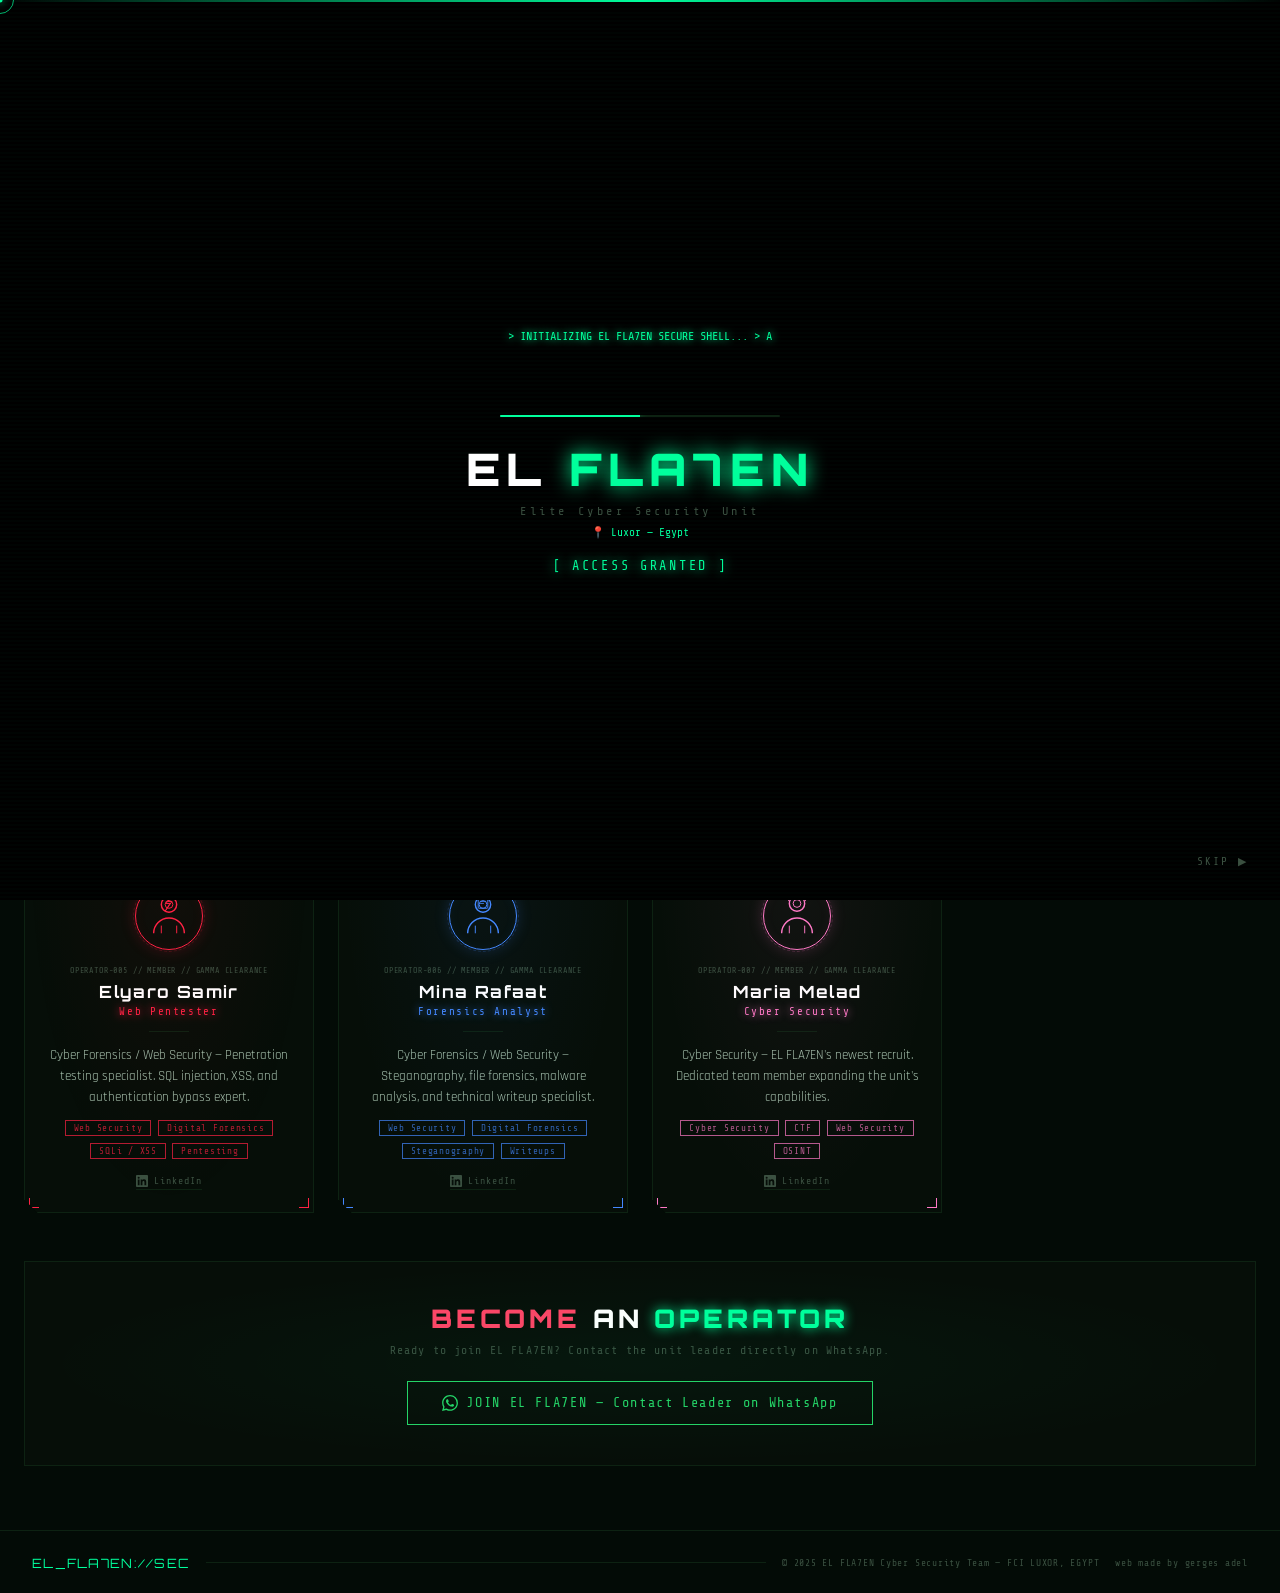
<file: team.html>
<!DOCTYPE html>
<html lang="en">
<head>
  <meta charset="UTF-8">
  <meta name="viewport" content="width=device-width, initial-scale=1.0">
  <title>EL FLA7EN | The Unit — Team</title>
  <link rel="preconnect" href="https://fonts.googleapis.com">
  <link href="https://fonts.googleapis.com/css2?family=Share+Tech+Mono&family=Orbitron:wght@400;700;900&family=Rajdhani:wght@300;400;600&display=swap" rel="stylesheet">
  <style>
    *, *::before, *::after { box-sizing: border-box; margin: 0; padding: 0; }

    :root {
      --bg: #030b06;
      --bg2: #050f09;
      --panel: #060e08;
      --border: #0d2212;
      --green: #00ff9c;
      --cyan: #00f0ff;
      --text: #a8c4b0;
      --dim: #3a5040;
      --font-mono: 'Share Tech Mono', monospace;
      --font-display: 'Orbitron', monospace;
      --font-body: 'Rajdhani', sans-serif;
    }

    html { scroll-behavior: smooth; }
    body {
      background: var(--bg);
      color: var(--text);
      font-family: var(--font-body);
      min-height: 100vh;
      overflow-x: hidden;
    }

    /* ── ANIMATED BG ── */
    #bgCanvas {
      position: fixed; inset: 0;
      pointer-events: none; z-index: 0;
      width: 100%; height: 100%;
      opacity: 0.18;
    }

    /* ── CURSOR ── */
    #cursor {
      position: fixed; pointer-events: none; z-index: 9999;
      width: 28px; height: 28px; border-radius: 50%;
      border: 1px solid var(--green);
      transform: translate(-50%,-50%);
      transition: transform .12s, opacity .2s;
      opacity: .7;
    }
    #cursor-dot {
      position: fixed; pointer-events: none; z-index: 9999;
      width: 5px; height: 5px; border-radius: 50%;
      background: var(--green);
      transform: translate(-50%,-50%);
      box-shadow: 0 0 8px var(--green);
    }

    /* ── INTRO ── */
    #intro {
      position: fixed; inset: 0; z-index: 1000;
      background: #000;
      display: flex; align-items: center; justify-content: center;
      flex-direction: column;
      overflow: hidden;
    }
    #intro.hidden { display: none; }
    .i-scanbar {
      position: absolute; top: 0; left: 0; right: 0; height: 2px;
      background: linear-gradient(90deg,transparent,var(--green),transparent);
      animation: scanbar 2s linear infinite;
    }
    @keyframes scanbar { 0%{top:0%} 100%{top:100%} }
    .i-scan {
      position: absolute; inset: 0;
      background: repeating-linear-gradient(0deg,transparent,transparent 2px,rgba(0,255,156,.015) 2px,rgba(0,255,156,.015) 4px);
      pointer-events: none;
    }
    .i-wrap { text-align: center; position: relative; z-index: 2; }
    .i-term {
      font-family: var(--font-mono); font-size: .75rem; color: var(--green);
      min-height: 4rem; margin-bottom: 1.5rem; line-height: 1.6;
      text-shadow: 0 0 8px var(--green);
    }
    .i-prog { width: 280px; height: 2px; background: #0d2212; margin: 0 auto 1.5rem; border-radius: 2px; overflow: hidden; }
    .i-bar { height: 100%; background: var(--green); width: 0; transition: width .05s; box-shadow: 0 0 8px var(--green); }
    .i-logo { font-family: var(--font-display); font-size: 2.8rem; font-weight: 900; letter-spacing: .15em; color: #fff; margin-bottom: .4rem; }
    .lr { color: #fff; } .lg { color: var(--green); text-shadow: 0 0 20px var(--green); }
    .i-sub { font-family: var(--font-mono); font-size: .75rem; color: var(--dim); letter-spacing: .3em; margin-bottom: .5rem; }
    .i-loc { font-family: var(--font-mono); font-size: .7rem; color: var(--green); margin-bottom: 1.2rem; }
    .i-access { font-family: var(--font-mono); font-size: .85rem; color: var(--green); text-shadow: 0 0 12px var(--green); letter-spacing: .2em; animation: pulse 1s ease-in-out infinite; }
    @keyframes pulse { 0%,100%{opacity:1} 50%{opacity:.4} }
    .i-skip {
      position: absolute; bottom: 2rem; right: 2rem;
      font-family: var(--font-mono); font-size: .7rem; color: var(--dim);
      cursor: pointer; letter-spacing: .2em;
      transition: color .2s;
    }
    .i-skip:hover { color: var(--green); }

    /* ── NAVBAR ── */
    .navbar {
      position: fixed; top: 0; left: 0; right: 0; z-index: 100;
      display: flex; align-items: center; justify-content: space-between;
      padding: .9rem 2rem;
      background: rgba(3,11,6,.92);
      border-bottom: 1px solid var(--border);
      backdrop-filter: blur(12px);
    }
    .nav-logo {
      font-family: var(--font-display); font-size: 1rem; font-weight: 700;
      color: #fff; text-decoration: none; letter-spacing: .12em;
    }
    .nav-logo .sep { color: var(--dim); }
    .nav-logo .lx { color: var(--green); font-size: .75rem; }
    .nav-links { list-style: none; display: flex; gap: 1.6rem; align-items: center; }
    .nav-links a { font-family: var(--font-mono); font-size: .72rem; color: var(--dim); text-decoration: none; letter-spacing: .1em; transition: color .2s; }
    .nav-links a:hover, .nav-links a.active { color: var(--green); }
    .nav-join {
      border: 1px solid var(--green) !important; padding: .4rem .9rem;
      border-radius: 2px; color: var(--green) !important;
      transition: background .2s !important;
    }
    .nav-join:hover { background: rgba(0,255,156,.1) !important; }
    .nav-toggle { display: none; background: none; border: none; cursor: pointer; flex-direction: column; gap: 5px; }
    .nav-toggle span { display: block; width: 22px; height: 1px; background: var(--green); }

    /* ── PAGE HERO ── */
    main { position: relative; z-index: 1; padding-top: 4rem; }
    .page-hero {
      position: relative; text-align: center;
      padding: 4rem 2rem 2.5rem;
      overflow: hidden;
    }
    .pg-grid {
      position: absolute; inset: 0;
      background-image: linear-gradient(var(--border) 1px, transparent 1px), linear-gradient(90deg, var(--border) 1px, transparent 1px);
      background-size: 40px 40px;
      opacity: .4;
    }
    .pg-title {
      font-family: var(--font-display); font-size: clamp(2.5rem,7vw,5.5rem);
      font-weight: 900; letter-spacing: .2em; color: #fff; position: relative;
      text-shadow: 0 0 40px rgba(0,255,156,.15);
    }
    .hg { color: var(--green); text-shadow: 0 0 30px var(--green); }
    .pg-sub { font-family: var(--font-mono); font-size: .75rem; color: var(--dim); letter-spacing: .25em; margin-top: .8rem; position: relative; }
    .pg-line { width: 80px; height: 1px; background: var(--green); margin: 1.5rem auto 0; box-shadow: 0 0 8px var(--green); position: relative; }

    /* ── SECTION ── */
    .section { position: relative; z-index: 1; }
    .section-inner { max-width: 1280px; margin: 0 auto; padding: 0 1.5rem 4rem; }

    /* ── STATS BAR ── */
    .stats-bar {
      display: flex; gap: 2px; margin-bottom: 2.5rem;
      background: var(--border); padding: 2px; border-radius: 2px;
    }
    .stat-item {
      flex: 1; background: var(--panel); padding: .8rem 1rem; text-align: center;
      border: 1px solid var(--border);
    }
    .stat-num { font-family: var(--font-display); font-size: 1.6rem; color: var(--green); text-shadow: 0 0 12px var(--green); display: block; }
    .stat-lbl { font-family: var(--font-mono); font-size: .6rem; color: var(--dim); letter-spacing: .15em; display: block; margin-top: .2rem; }

    /* ── TEAM GRID ── */
    .team-grid {
      display: grid;
      grid-template-columns: repeat(auto-fill, minmax(290px, 1fr));
      gap: 1.5rem;
      align-items: stretch;
    }

    /* ── MEMBER CARD ── */
    .m-card {
      position: relative; background: var(--panel);
      border: 1px solid var(--border);
      padding: 1.6rem 1.4rem 1.4rem;
      display: flex; flex-direction: column;
      transition: transform .3s, border-color .3s, box-shadow .3s;
      overflow: hidden;
      clip-path: polygon(0 0, calc(100% - 14px) 0, 100% 14px, 100% 100%, 14px 100%, 0 calc(100% - 14px));
    }
    .m-card::before {
      content: ''; position: absolute; inset: 0;
      background: radial-gradient(ellipse at top center, rgba(var(--mc-rgb),.05) 0%, transparent 70%);
      pointer-events: none;
    }
    .m-card:hover {
      transform: translateY(-4px);
      border-color: var(--mc,var(--green));
      box-shadow: 0 0 24px rgba(var(--mc-rgb),.15), 0 8px 40px rgba(0,0,0,.6);
    }

    /* Corner accents */
    .mc-tl, .mc-tr, .mc-bl, .mc-br {
      position: absolute; width: 10px; height: 10px; pointer-events: none;
    }
    .mc-tl { top: 4px; left: 4px; border-top: 1px solid; border-left: 1px solid; }
    .mc-tr { top: 4px; right: 4px; border-top: 1px solid; border-right: 1px solid; }
    .mc-bl { bottom: 4px; left: 4px; border-bottom: 1px solid; border-left: 1px solid; }
    .mc-br { bottom: 4px; right: 4px; border-bottom: 1px solid; border-right: 1px solid; }

    /* Scan line */
    .mc-scan {
      position: absolute; left: 0; right: 0; height: 1px;
      background: linear-gradient(90deg,transparent,var(--mc,var(--green)),transparent);
      opacity: 0; top: 0;
      transition: opacity .2s;
    }
    .m-card:hover .mc-scan { opacity: .5; animation: scandown 1.5s linear infinite; }
    @keyframes scandown { 0%{top:0%} 100%{top:100%} }

    /* Glow bar top */
    .mc-gbar {
      position: absolute; top: 0; left: 0; right: 0; height: 2px;
      background: linear-gradient(90deg, transparent, var(--mc,var(--green)), transparent);
      opacity: .6;
    }

    /* FEMALE badge */
    .m-female-badge {
      position: absolute; top: 12px; right: 14px;
      font-family: var(--font-mono); font-size: .55rem; color: var(--mc, #ff79c6);
      border: 1px solid var(--mc, #ff79c6); padding: 2px 6px; letter-spacing: .1em;
      opacity: .8;
    }

    .m-body { flex: 1; display: flex; flex-direction: column; }

    /* Avatar */
    .m-avatar-wrap {
      width: 68px; height: 68px; margin: 0 auto 1rem;
      border: 1px solid var(--mc, var(--green));
      border-radius: 50%; padding: 8px;
      box-shadow: 0 0 16px rgba(var(--mc-rgb),.2), inset 0 0 12px rgba(var(--mc-rgb),.05);
      position: relative;
    }
    .m-avatar-wrap svg { width: 100%; height: 100%; }
    .m-avatar-wrap::after {
      content: ''; position: absolute; inset: -3px; border-radius: 50%;
      border: 1px dashed var(--mc, var(--green));
      opacity: .2;
      animation: spin 20s linear infinite;
    }
    @keyframes spin { 100%{transform:rotate(360deg)} }

    .m-id { font-family: var(--font-mono); font-size: .52rem; color: var(--dim); letter-spacing: .1em; text-align: center; margin-bottom: .4rem; }
    .m-name { font-family: var(--font-display); font-size: 1.05rem; font-weight: 700; color: #fff; text-align: center; letter-spacing: .08em; }
    .m-role { font-family: var(--font-mono); font-size: .68rem; color: var(--mc, var(--green)); text-align: center; margin-top: .2rem; letter-spacing: .15em; text-shadow: 0 0 8px var(--mc, var(--green)); }
    .m-sep { width: 40px; height: 1px; background: var(--border); margin: .8rem auto; }
    p.m-spec { font-family: var(--font-body); font-size: .82rem; color: var(--text); line-height: 1.6; text-align: center; flex-grow: 0; }

    .m-skills { flex: 1; display: flex; flex-wrap: wrap; gap: .4rem; justify-content: center; align-items: flex-start; margin-top: .8rem; }
    .m-skill {
      font-family: var(--font-mono); font-size: .58rem; color: var(--mc, var(--green));
      border: 1px solid var(--mc, var(--green)); padding: 2px 8px;
      opacity: .7; letter-spacing: .08em;
      transition: opacity .2s, box-shadow .2s;
    }
    .m-card:hover .m-skill { opacity: .9; }

    .m-li {
      display: inline-flex; align-items: center; gap: 6px;
      margin-top: 1rem; align-self: center;
      font-family: var(--font-mono); font-size: .62rem;
      color: var(--dim); text-decoration: none; letter-spacing: .1em;
      border-bottom: 1px solid var(--border); padding-bottom: 2px;
      transition: color .2s, border-color .2s;
    }
    .m-li:hover { color: var(--mc, var(--green)); border-color: var(--mc, var(--green)); }

    /* Reveal animation */
    .reveal { opacity: 0; transform: translateY(24px); transition: opacity .6s, transform .6s; }
    .reveal.visible { opacity: 1; transform: none; }

    /* ── CTA ── */
    .cta { text-align: center; padding: 2.5rem; border: 1px solid var(--border); background: var(--panel); position: relative; overflow: hidden; }
    .cta::before { content: ''; position: absolute; inset: 0; background: radial-gradient(ellipse at center, rgba(0,255,156,.04) 0%, transparent 70%); }
    .cta-title { font-family: var(--font-display); font-size: 1.6rem; font-weight: 900; color: #fff; letter-spacing: .15em; margin-bottom: .6rem; }
    .cr { color: #ff4466; } .cg { color: var(--green); text-shadow: 0 0 12px var(--green); }
    .cta-sub { font-family: var(--font-mono); font-size: .72rem; color: var(--dim); margin-bottom: 1.5rem; letter-spacing: .1em; }

    .btn {
      display: inline-flex; align-items: center; gap: 8px;
      font-family: var(--font-mono); font-size: .78rem; letter-spacing: .12em;
      padding: 12px 28px; text-decoration: none; cursor: pointer;
      transition: all .2s; border: none;
    }
    .btn-wa {
      background: transparent; color: #25d366;
      border: 1px solid #25d366;
    }
    .btn-wa:hover { background: rgba(37,211,102,.12); box-shadow: 0 0 16px rgba(37,211,102,.3); }

    /* ── FOOTER ── */
    footer {
      position: relative; z-index: 1;
      border-top: 1px solid var(--border);
      padding: 1.5rem 2rem;
      display: flex; align-items: center; gap: 1rem; flex-wrap: wrap;
    }
    .ft-logo { font-family: var(--font-display); font-size: .8rem; color: var(--green); letter-spacing: .1em; }
    .ft-divider { flex: 1; height: 1px; background: var(--border); }
    .ft-copy, .ft-credit { font-family: var(--font-mono); font-size: .6rem; color: var(--dim); letter-spacing: .08em; }
    .ft-credit { color: #3a5040; }

    /* ── RESPONSIVE ── */
    @media (max-width: 768px) {
      .nav-links { display: none; flex-direction: column; position: absolute; top: 100%; left: 0; right: 0; background: rgba(3,11,6,.98); padding: 1rem; border-bottom: 1px solid var(--border); gap: .8rem; }
      .nav-links.open { display: flex; }
      .nav-toggle { display: flex; }
      .team-grid { grid-template-columns: 1fr; }
      .stats-bar { flex-wrap: wrap; }
      .stat-item { min-width: 45%; }
    }
  </style>
</head>
<body>

<div id="cursor"></div>
<div id="cursor-dot"></div>
<canvas id="bgCanvas"></canvas>

<!-- INTRO -->
<div id="intro">
  <div class="i-scanbar"></div>
  <canvas id="intro-mat" style="position:absolute;inset:0;width:100%;height:100%;opacity:0.28;"></canvas>
  <div class="i-scan"></div>
  <div class="i-wrap">
    <div class="i-term" id="intro-terminal"></div>
    <div class="i-prog"><div class="i-bar" id="intro-bar"></div></div>
    <div class="i-logo"><span class="lr">EL</span> <span class="lg">FLA7EN</span></div>
    <div class="i-sub">Elite Cyber Security Unit</div>
    <div class="i-loc">📍 Luxor — Egypt</div>
    <div class="i-access">[ ACCESS GRANTED ]</div>
  </div>
  <div class="i-skip" id="intro-skip">SKIP ▶</div>
</div>

<nav class="navbar">
  <a href="index.html" class="nav-logo">EL<span class="sep">_</span>FLA7EN<span class="lx">://SEC</span></a>
  <ul class="nav-links" id="navLinks">
    <li><a href="index.html">Home</a></li>
    <li><a href="team.html" class="active">Team</a></li>
    <li><a href="legendary.html">Legendary</a></li>
    <li><a href="writeups.html">Writeups</a></li>
    <li><a href="achievements.html">Achievements</a></li>
    <li><a href="https://wa.me/201225346232" target="_blank" class="nav-join">⚡ JOIN EL FLA7EN</a></li>
  </ul>
  <button class="nav-toggle" id="navToggle"><span></span><span></span><span></span></button>
</nav>

<main>
  <div class="page-hero">
    <div class="pg-grid"></div>
    <h1 class="pg-title">THE <span class="hg">UNIT</span></h1>
    <p class="pg-sub">// 7 OPERATORS — EL FLA7EN CYBER SECURITY TEAM //</p>
    <div class="pg-line"></div>
  </div>

  <section class="section" style="padding-top:1.5rem;">
    <div class="section-inner">

      <!-- STATS BAR -->
      <div class="stats-bar reveal">
        <div class="stat-item"><span class="stat-num">7</span><span class="stat-lbl">OPERATORS</span></div>
        <div class="stat-item"><span class="stat-num">01</span><span class="stat-lbl">LEADER</span></div>
        <div class="stat-item"><span class="stat-num">LXR</span><span class="stat-lbl">BASE — EGYPT</span></div>
        <div class="stat-item"><span class="stat-num">∞</span><span class="stat-lbl">CTF MISSIONS</span></div>
      </div>

      <!-- TEAM GRID -->
      <div class="team-grid">

        <!-- ① Gerges Adel — Neon Green / Leader -->
        <div class="m-card reveal" style="--mc:#00ff9c; --mc-rgb:0,255,156;">
          <div class="mc-gbar"></div><div class="mc-scan"></div>
          <div class="mc-tl" style="border-color:#00ff9c;"></div><div class="mc-tr" style="border-color:#00ff9c;"></div>
          <div class="mc-bl" style="border-color:#00ff9c;"></div><div class="mc-br" style="border-color:#00ff9c;"></div>
          <div class="m-body">
            <div class="m-avatar-wrap">
              <svg viewBox="0 0 52 52" fill="none">
                <circle cx="26" cy="14" r="8" stroke="#00ff9c" stroke-width="1.5"/>
                <path d="M10 44c0-8.837 7.163-16 16-16s16 7.163 16 16" stroke="#00ff9c" stroke-width="1.5"/>
                <circle cx="26" cy="14" r="4" stroke="#00ff9c" stroke-width="1"/>
                <line x1="18" y1="44" x2="18" y2="36" stroke="#00ff9c" stroke-width="1"/>
                <line x1="34" y1="44" x2="34" y2="36" stroke="#00ff9c" stroke-width="1"/>
                <path d="M19 8l3-4 4 3 4-3 3 4" stroke="#00ff9c" stroke-width="1.2" fill="none"/>
              </svg>
            </div>
            <div class="m-id">OPERATOR-001 // LEADER // ALPHA CLEARANCE</div>
            <div class="m-name">Gerges Adel</div>
            <div class="m-role">Team Leader</div>
            <div class="m-sep"></div>
            <p class="m-spec">Cyber Forensics / Web Security — Commands EL FLA7EN operations. DFIR specialist and CTF strategist.</p>
            <div class="m-skills">
              <span class="m-skill">Digital Forensics</span>
              <span class="m-skill">OSINT</span>
              <span class="m-skill">Web Security</span>
              <span class="m-skill">Leadership</span>
            </div>
            <a href="https://www.linkedin.com/in/gerges-adel-10207537b" target="_blank" class="m-li">
              <svg width="12" height="12" viewBox="0 0 24 24" fill="currentColor"><path d="M20.447 20.452h-3.554v-5.569c0-1.328-.027-3.037-1.852-3.037-1.853 0-2.136 1.445-2.136 2.939v5.667H9.351V9h3.414v1.561h.046c.477-.9 1.637-1.85 3.37-1.85 3.601 0 4.267 2.37 4.267 5.455v6.286zM5.337 7.433a2.062 2.062 0 01-2.063-2.065 2.064 2.064 0 112.063 2.065zm1.782 13.019H3.555V9h3.564v11.452zM22.225 0H1.771C.792 0 0 .774 0 1.729v20.542C0 23.227.792 24 1.771 24h20.451C23.2 24 24 23.227 24 22.271V1.729C24 .774 23.2 0 22.222 0h.003z"/></svg>
              LinkedIn
            </a>
          </div>
        </div>

        <!-- ② Bassem Naser — Electric Cyan -->
        <div class="m-card reveal" style="--mc:#00f0ff; --mc-rgb:0,240,255;">
          <div class="mc-gbar"></div><div class="mc-scan"></div>
          <div class="mc-tl" style="border-color:#00f0ff;"></div><div class="mc-tr" style="border-color:#00f0ff;"></div>
          <div class="mc-bl" style="border-color:#00f0ff;"></div><div class="mc-br" style="border-color:#00f0ff;"></div>
          <div class="m-body">
            <div class="m-avatar-wrap">
              <svg viewBox="0 0 52 52" fill="none">
                <circle cx="26" cy="14" r="8" stroke="#00f0ff" stroke-width="1.5"/>
                <path d="M10 44c0-8.837 7.163-16 16-16s16 7.163 16 16" stroke="#00f0ff" stroke-width="1.5"/>
                <circle cx="26" cy="14" r="4" stroke="#00f0ff" stroke-width="1"/>
                <line x1="18" y1="44" x2="18" y2="36" stroke="#00f0ff" stroke-width="1"/>
                <line x1="34" y1="44" x2="34" y2="36" stroke="#00f0ff" stroke-width="1"/>
                <line x1="20" y1="7" x2="32" y2="7" stroke="#00f0ff" stroke-width="1.2"/>
                <line x1="20" y1="5" x2="32" y2="5" stroke="#00f0ff" stroke-width="0.8" stroke-dasharray="2 2"/>
              </svg>
            </div>
            <div class="m-id">OPERATOR-002 // CO-LEADER // BETA CLEARANCE</div>
            <div class="m-name">Bassem Naser</div>
            <div class="m-role">Co-Leader</div>
            <div class="m-sep"></div>
            <p class="m-spec">Cyber Forensics / Web Security — Second-in-command. Coordinates unit training and CTF tactical operations.</p>
            <div class="m-skills">
              <span class="m-skill">Digital Forensics</span>
              <span class="m-skill">OSINT</span>
              <span class="m-skill">Web Security</span>
              <span class="m-skill">CTF</span>
            </div>
            <a href="https://www.linkedin.com/in/bassem-naser-9a9752275" target="_blank" class="m-li">
              <svg width="12" height="12" viewBox="0 0 24 24" fill="currentColor"><path d="M20.447 20.452h-3.554v-5.569c0-1.328-.027-3.037-1.852-3.037-1.853 0-2.136 1.445-2.136 2.939v5.667H9.351V9h3.414v1.561h.046c.477-.9 1.637-1.85 3.37-1.85 3.601 0 4.267 2.37 4.267 5.455v6.286zM5.337 7.433a2.062 2.062 0 01-2.063-2.065 2.064 2.064 0 112.063 2.065zm1.782 13.019H3.555V9h3.564v11.452zM22.225 0H1.771C.792 0 0 .774 0 1.729v20.542C0 23.227.792 24 1.771 24h20.451C23.2 24 24 23.227 24 22.271V1.729C24 .774 23.2 0 22.222 0h.003z"/></svg>
              LinkedIn
            </a>
          </div>
        </div>

        <!-- ③ Bishoy Salah — Crimson Blue -->
        <div class="m-card reveal" style="--mc:#3a6aff; --mc-rgb:58,106,255;">
          <div class="mc-gbar"></div><div class="mc-scan"></div>
          <div class="mc-tl" style="border-color:#3a6aff;"></div><div class="mc-tr" style="border-color:#3a6aff;"></div>
          <div class="mc-bl" style="border-color:#3a6aff;"></div><div class="mc-br" style="border-color:#3a6aff;"></div>
          <div class="m-body">
            <div class="m-avatar-wrap">
              <svg viewBox="0 0 52 52" fill="none">
                <circle cx="26" cy="14" r="8" stroke="#3a6aff" stroke-width="1.5"/>
                <path d="M10 44c0-8.837 7.163-16 16-16s16 7.163 16 16" stroke="#3a6aff" stroke-width="1.5"/>
                <circle cx="26" cy="14" r="4" stroke="#3a6aff" stroke-width="1"/>
                <line x1="18" y1="44" x2="18" y2="36" stroke="#3a6aff" stroke-width="1"/>
                <line x1="34" y1="44" x2="34" y2="36" stroke="#3a6aff" stroke-width="1"/>
                <path d="M26 5 L30 8 L30 13 C30 15.5 28 17.5 26 18 C24 17.5 22 15.5 22 13 L22 8 Z" stroke="#3a6aff" stroke-width="1" fill="none"/>
              </svg>
            </div>
            <div class="m-id">OPERATOR-003 // MEMBER // GAMMA CLEARANCE</div>
            <div class="m-name">Bishoy Salah</div>
            <div class="m-role">Security Analyst</div>
            <div class="m-sep"></div>
            <p class="m-spec">Cyber Forensics / Web Security — Digital evidence specialist. Network forensics and web vulnerability expert.</p>
            <div class="m-skills">
              <span class="m-skill">Web Security</span>
              <span class="m-skill">Digital Forensics</span>
              <span class="m-skill">Wireshark</span>
              <span class="m-skill">CTF</span>
            </div>
            <a href="https://www.linkedin.com/in/beshoy-salah-5a33793b5" target="_blank" class="m-li">
              <svg width="12" height="12" viewBox="0 0 24 24" fill="currentColor"><path d="M20.447 20.452h-3.554v-5.569c0-1.328-.027-3.037-1.852-3.037-1.853 0-2.136 1.445-2.136 2.939v5.667H9.351V9h3.414v1.561h.046c.477-.9 1.637-1.85 3.37-1.85 3.601 0 4.267 2.37 4.267 5.455v6.286zM5.337 7.433a2.062 2.062 0 01-2.063-2.065 2.064 2.064 0 112.063 2.065zm1.782 13.019H3.555V9h3.564v11.452zM22.225 0H1.771C.792 0 0 .774 0 1.729v20.542C0 23.227.792 24 1.771 24h20.451C23.2 24 24 23.227 24 22.271V1.729C24 .774 23.2 0 22.222 0h.003z"/></svg>
              LinkedIn
            </a>
          </div>
        </div>

        <!-- ④ Filopater Yohna — Neon Emerald -->
        <div class="m-card reveal" style="--mc:#00ff66; --mc-rgb:0,255,102;">
          <div class="mc-gbar"></div><div class="mc-scan"></div>
          <div class="mc-tl" style="border-color:#00ff66;"></div><div class="mc-tr" style="border-color:#00ff66;"></div>
          <div class="mc-bl" style="border-color:#00ff66;"></div><div class="mc-br" style="border-color:#00ff66;"></div>
          <div class="m-body">
            <div class="m-avatar-wrap">
              <svg viewBox="0 0 52 52" fill="none">
                <circle cx="26" cy="14" r="8" stroke="#00ff66" stroke-width="1.5"/>
                <path d="M10 44c0-8.837 7.163-16 16-16s16 7.163 16 16" stroke="#00ff66" stroke-width="1.5"/>
                <circle cx="26" cy="14" r="4" stroke="#00ff66" stroke-width="1"/>
                <line x1="18" y1="44" x2="18" y2="36" stroke="#00ff66" stroke-width="1"/>
                <line x1="34" y1="44" x2="34" y2="36" stroke="#00ff66" stroke-width="1"/>
                <circle cx="24" cy="9" r="3" stroke="#00ff66" stroke-width="1"/>
                <line x1="27" y1="12" x2="30" y2="15" stroke="#00ff66" stroke-width="1.2"/>
              </svg>
            </div>
            <div class="m-id">OPERATOR-004 // MEMBER // GAMMA CLEARANCE</div>
            <div class="m-name">Felopater Yohana</div>
            <div class="m-role">Web &amp; Forensics</div>
            <div class="m-sep"></div>
            <p class="m-spec">Cyber Forensics / Web Security — Web vulnerability research and digital forensics investigation specialist.</p>
            <div class="m-skills">
              <span class="m-skill">Web Security</span>
              <span class="m-skill">Digital Forensics</span>
              <span class="m-skill">Burp Suite</span>
              <span class="m-skill">CTF</span>
            </div>
            <a href="https://www.linkedin.com/in/felopater-yohana-9625503b5" target="_blank" class="m-li">
              <svg width="12" height="12" viewBox="0 0 24 24" fill="currentColor"><path d="M20.447 20.452h-3.554v-5.569c0-1.328-.027-3.037-1.852-3.037-1.853 0-2.136 1.445-2.136 2.939v5.667H9.351V9h3.414v1.561h.046c.477-.9 1.637-1.85 3.37-1.85 3.601 0 4.267 2.37 4.267 5.455v6.286zM5.337 7.433a2.062 2.062 0 01-2.063-2.065 2.064 2.064 0 112.063 2.065zm1.782 13.019H3.555V9h3.564v11.452zM22.225 0H1.771C.792 0 0 .774 0 1.729v20.542C0 23.227.792 24 1.771 24h20.451C23.2 24 24 23.227 24 22.271V1.729C24 .774 23.2 0 22.222 0h.003z"/></svg>
              LinkedIn
            </a>
          </div>
        </div>

        <!-- ⑤ Elyaro Samir — Cyber Red -->
        <div class="m-card reveal" style="--mc:#ff2244; --mc-rgb:255,34,68;">
          <div class="mc-gbar"></div><div class="mc-scan"></div>
          <div class="mc-tl" style="border-color:#ff2244;"></div><div class="mc-tr" style="border-color:#ff2244;"></div>
          <div class="mc-bl" style="border-color:#ff2244;"></div><div class="mc-br" style="border-color:#ff2244;"></div>
          <div class="m-body">
            <div class="m-avatar-wrap">
              <svg viewBox="0 0 52 52" fill="none">
                <circle cx="26" cy="14" r="8" stroke="#ff2244" stroke-width="1.5"/>
                <path d="M10 44c0-8.837 7.163-16 16-16s16 7.163 16 16" stroke="#ff2244" stroke-width="1.5"/>
                <circle cx="26" cy="14" r="4" stroke="#ff2244" stroke-width="1"/>
                <line x1="18" y1="44" x2="18" y2="36" stroke="#ff2244" stroke-width="1"/>
                <line x1="34" y1="44" x2="34" y2="36" stroke="#ff2244" stroke-width="1"/>
                <path d="M28 5 L23 13 L27 13 L22 21 L29 11 L25 11 Z" stroke="#ff2244" stroke-width="1" fill="none"/>
              </svg>
            </div>
            <div class="m-id">OPERATOR-005 // MEMBER // GAMMA CLEARANCE</div>
            <div class="m-name">Elyaro Samir</div>
            <div class="m-role">Web Pentester</div>
            <div class="m-sep"></div>
            <p class="m-spec">Cyber Forensics / Web Security — Penetration testing specialist. SQL injection, XSS, and authentication bypass expert.</p>
            <div class="m-skills">
              <span class="m-skill">Web Security</span>
              <span class="m-skill">Digital Forensics</span>
              <span class="m-skill">SQLi / XSS</span>
              <span class="m-skill">Pentesting</span>
            </div>
            <a href="https://www.linkedin.com/in/elyaro-samir-81593839b/" target="_blank" class="m-li">
              <svg width="12" height="12" viewBox="0 0 24 24" fill="currentColor"><path d="M20.447 20.452h-3.554v-5.569c0-1.328-.027-3.037-1.852-3.037-1.853 0-2.136 1.445-2.136 2.939v5.667H9.351V9h3.414v1.561h.046c.477-.9 1.637-1.85 3.37-1.85 3.601 0 4.267 2.37 4.267 5.455v6.286zM5.337 7.433a2.062 2.062 0 01-2.063-2.065 2.064 2.064 0 112.063 2.065zm1.782 13.019H3.555V9h3.564v11.452zM22.225 0H1.771C.792 0 0 .774 0 1.729v20.542C0 23.227.792 24 1.771 24h20.451C23.2 24 24 23.227 24 22.271V1.729C24 .774 23.2 0 22.222 0h.003z"/></svg>
              LinkedIn
            </a>
          </div>
        </div>

        <!-- ⑥ Mina Rafaat — Neon Blue -->
        <div class="m-card reveal" style="--mc:#4488ff; --mc-rgb:68,136,255;">
          <div class="mc-gbar"></div><div class="mc-scan"></div>
          <div class="mc-tl" style="border-color:#4488ff;"></div><div class="mc-tr" style="border-color:#4488ff;"></div>
          <div class="mc-bl" style="border-color:#4488ff;"></div><div class="mc-br" style="border-color:#4488ff;"></div>
          <div class="m-body">
            <div class="m-avatar-wrap">
              <svg viewBox="0 0 52 52" fill="none">
                <circle cx="26" cy="14" r="8" stroke="#4488ff" stroke-width="1.5"/>
                <path d="M10 44c0-8.837 7.163-16 16-16s16 7.163 16 16" stroke="#4488ff" stroke-width="1.5"/>
                <circle cx="26" cy="14" r="4" stroke="#4488ff" stroke-width="1"/>
                <line x1="18" y1="44" x2="18" y2="36" stroke="#4488ff" stroke-width="1"/>
                <line x1="34" y1="44" x2="34" y2="36" stroke="#4488ff" stroke-width="1"/>
                <rect x="21" y="5" width="10" height="13" rx="1" stroke="#4488ff" stroke-width="1" fill="none"/>
                <line x1="23" y1="9" x2="29" y2="9" stroke="#4488ff" stroke-width="0.8"/>
                <line x1="23" y1="11" x2="29" y2="11" stroke="#4488ff" stroke-width="0.8"/>
                <line x1="23" y1="13" x2="27" y2="13" stroke="#4488ff" stroke-width="0.8"/>
              </svg>
            </div>
            <div class="m-id">OPERATOR-006 // MEMBER // GAMMA CLEARANCE</div>
            <div class="m-name">Mina Rafaat</div>
            <div class="m-role">Forensics Analyst</div>
            <div class="m-sep"></div>
            <p class="m-spec">Cyber Forensics / Web Security — Steganography, file forensics, malware analysis, and technical writeup specialist.</p>
            <div class="m-skills">
              <span class="m-skill">Web Security</span>
              <span class="m-skill">Digital Forensics</span>
              <span class="m-skill">Steganography</span>
              <span class="m-skill">Writeups</span>
            </div>
            <a href="https://www.linkedin.com/in/mena-rafat-540276300" target="_blank" class="m-li">
              <svg width="12" height="12" viewBox="0 0 24 24" fill="currentColor"><path d="M20.447 20.452h-3.554v-5.569c0-1.328-.027-3.037-1.852-3.037-1.853 0-2.136 1.445-2.136 2.939v5.667H9.351V9h3.414v1.561h.046c.477-.9 1.637-1.85 3.37-1.85 3.601 0 4.267 2.37 4.267 5.455v6.286zM5.337 7.433a2.062 2.062 0 01-2.063-2.065 2.064 2.064 0 112.063 2.065zm1.782 13.019H3.555V9h3.564v11.452zM22.225 0H1.771C.792 0 0 .774 0 1.729v20.542C0 23.227.792 24 1.771 24h20.451C23.2 24 24 23.227 24 22.271V1.729C24 .774 23.2 0 22.222 0h.003z"/></svg>
              LinkedIn
            </a>
          </div>
        </div>

        <!-- ⑦ Maria Melad — Violet Pink (NEW) -->
        <div class="m-card reveal" style="--mc:#ff79c6; --mc-rgb:255,121,198;">
          <div class="mc-gbar"></div><div class="mc-scan"></div>
          <div class="mc-tl" style="border-color:#ff79c6;"></div><div class="mc-tr" style="border-color:#ff79c6;"></div>
          <div class="mc-bl" style="border-color:#ff79c6;"></div><div class="mc-br" style="border-color:#ff79c6;"></div>
          <div class="m-female-badge" style="--mc:#ff79c6;">♀ OPERATOR</div>
          <div class="m-body">
            <div class="m-avatar-wrap" style="border-color:#ff79c6;">
              <svg viewBox="0 0 52 52" fill="none">
                <!-- Female silhouette with longer hair -->
                <circle cx="26" cy="13" r="8" stroke="#ff79c6" stroke-width="1.5"/>
                <path d="M10 44c0-8.837 7.163-16 16-16s16 7.163 16 16" stroke="#ff79c6" stroke-width="1.5"/>
                <circle cx="26" cy="13" r="4" stroke="#ff79c6" stroke-width="1"/>
                <!-- Hair strands -->
                <path d="M18 11 Q15 8 17 5" stroke="#ff79c6" stroke-width="1" fill="none"/>
                <path d="M34 11 Q37 8 35 5" stroke="#ff79c6" stroke-width="1" fill="none"/>
                <path d="M22 6 Q20 2 23 1" stroke="#ff79c6" stroke-width="0.8" fill="none"/>
                <path d="M30 6 Q32 2 29 1" stroke="#ff79c6" stroke-width="0.8" fill="none"/>
                <!-- Star accent -->
                <path d="M26 3 L27 5.5 L29.5 5.5 L27.5 7 L28.5 9.5 L26 8 L23.5 9.5 L24.5 7 L22.5 5.5 L25 5.5 Z" stroke="#ff79c6" stroke-width="0.7" fill="none"/>
                <line x1="18" y1="44" x2="18" y2="36" stroke="#ff79c6" stroke-width="1"/>
                <line x1="34" y1="44" x2="34" y2="36" stroke="#ff79c6" stroke-width="1"/>
              </svg>
            </div>
            <div class="m-id">OPERATOR-007 // MEMBER // GAMMA CLEARANCE</div>
            <div class="m-name">Maria Melad</div>
            <div class="m-role" style="color:#ff79c6;">Cyber Security</div>
            <div class="m-sep"></div>
            <p class="m-spec">Cyber Security — EL FLA7EN's newest recruit. Dedicated team member expanding the unit's capabilities.</p>
            <div class="m-skills">
              <span class="m-skill" style="color:#ff79c6;border-color:#ff79c6;">Cyber Security</span>
              <span class="m-skill" style="color:#ff79c6;border-color:#ff79c6;">CTF</span>
              <span class="m-skill" style="color:#ff79c6;border-color:#ff79c6;">Web Security</span>
              <span class="m-skill" style="color:#ff79c6;border-color:#ff79c6;">OSINT</span>
            </div>
            <a href="https://www.linkedin.com/in/maria-melad-58764a3b0" target="_blank" class="m-li" style="--mc:#ff79c6;">
              <svg width="12" height="12" viewBox="0 0 24 24" fill="currentColor"><path d="M20.447 20.452h-3.554v-5.569c0-1.328-.027-3.037-1.852-3.037-1.853 0-2.136 1.445-2.136 2.939v5.667H9.351V9h3.414v1.561h.046c.477-.9 1.637-1.85 3.37-1.85 3.601 0 4.267 2.37 4.267 5.455v6.286zM5.337 7.433a2.062 2.062 0 01-2.063-2.065 2.064 2.064 0 112.063 2.065zm1.782 13.019H3.555V9h3.564v11.452zM22.225 0H1.771C.792 0 0 .774 0 1.729v20.542C0 23.227.792 24 1.771 24h20.451C23.2 24 24 23.227 24 22.271V1.729C24 .774 23.2 0 22.222 0h.003z"/></svg>
              LinkedIn
            </a>
          </div>
        </div>

      </div><!-- /team-grid -->

      <!-- CTA -->
      <div class="cta reveal" style="margin-top:3rem;">
        <div class="cta-title"><span class="cr">BECOME</span> AN <span class="cg">OPERATOR</span></div>
        <p class="cta-sub">Ready to join EL FLA7EN? Contact the unit leader directly on WhatsApp.</p>
        <a href="https://wa.me/201225346232" target="_blank" class="btn btn-wa" style="font-size:0.85rem;padding:13px 34px;">
          <svg width="16" height="16" viewBox="0 0 24 24" fill="currentColor"><path d="M17.472 14.382c-.297-.149-1.758-.867-2.03-.967-.273-.099-.471-.148-.67.15-.197.297-.767.966-.94 1.164-.173.199-.347.223-.644.075-.297-.15-1.255-.463-2.39-1.475-.883-.788-1.48-1.761-1.653-2.059-.173-.297-.018-.458.13-.606.134-.133.298-.347.446-.52.149-.174.198-.298.298-.497.099-.198.05-.371-.025-.52-.075-.149-.669-1.612-.916-2.207-.242-.579-.487-.5-.669-.51-.173-.008-.371-.01-.57-.01-.198 0-.52.074-.792.372-.272.297-1.04 1.016-1.04 2.479 0 1.462 1.065 2.875 1.213 3.074.149.198 2.096 3.2 5.077 4.487.709.306 1.262.489 1.694.625.712.227 1.36.195 1.871.118.571-.085 1.758-.719 2.006-1.413.248-.694.248-1.289.173-1.413-.074-.124-.272-.198-.57-.347m-5.421 7.403h-.004a9.87 9.87 0 01-5.031-1.378l-.361-.214-3.741.982.998-3.648-.235-.374a9.86 9.86 0 01-1.51-5.26c.001-5.45 4.436-9.884 9.888-9.884 2.64 0 5.122 1.03 6.988 2.898a9.825 9.825 0 012.893 6.994c-.003 5.45-4.437 9.884-9.885 9.884m8.413-18.297A11.815 11.815 0 0012.05 0C5.495 0 .16 5.335.157 11.892c0 2.096.547 4.142 1.588 5.945L.057 24l6.305-1.654a11.882 11.882 0 005.683 1.448h.005c6.554 0 11.89-5.335 11.893-11.893a11.821 11.821 0 00-3.48-8.413Z"/></svg>
          JOIN EL FLA7EN — Contact Leader on WhatsApp
        </a>
      </div>

    </div>
  </section>
</main>

<footer>
  <span class="ft-logo">EL_FLA7EN://SEC</span>
  <div class="ft-divider"></div>
  <span class="ft-copy">© 2025 EL FLA7EN Cyber Security Team — FCI LUXOR, EGYPT</span>
  <span class="ft-credit">web made by gerges adel</span>
</footer>

<script>
// ── CURSOR ──
const cur = document.getElementById('cursor');
const dot = document.getElementById('cursor-dot');
document.addEventListener('mousemove', e => {
  cur.style.left = e.clientX + 'px'; cur.style.top = e.clientY + 'px';
  dot.style.left = e.clientX + 'px'; dot.style.top = e.clientY + 'px';
});

// ── BG CANVAS ──
(function(){
  const c = document.getElementById('bgCanvas');
  const ctx = c.getContext('2d');
  let W, H, cols = [], t = 0;
  const chars = '01アイウエオカキクケコサシスセソ<>[]{}|∑∆∇';
  function resize(){
    W = c.width = window.innerWidth;
    H = c.height = window.innerHeight;
    const n = Math.floor(W / 18);
    cols = Array.from({length:n}, () => Math.random() * H);
  }
  resize(); window.addEventListener('resize', resize);
  function draw(){
    ctx.fillStyle = 'rgba(3,11,6,0.06)';
    ctx.fillRect(0,0,W,H);
    ctx.font = '11px monospace';
    cols.forEach((y, i) => {
      const ch = chars[Math.floor(Math.random()*chars.length)];
      ctx.fillStyle = `rgba(0,255,156,${0.1+Math.random()*0.15})`;
      ctx.fillText(ch, i * 18, y);
      if(y > H && Math.random() > 0.975) cols[i] = 0;
      else cols[i] = y + 14;
    });
  }
  setInterval(draw, 55);
})();

// ── INTRO ──
(function(){
  const intro = document.getElementById('intro');
  const skip = document.getElementById('intro-skip');
  const term = document.getElementById('intro-terminal');
  const bar = document.getElementById('intro-bar');

  if(sessionStorage.getItem('fl_intro_done')) { intro.classList.add('hidden'); return; }

  const lines = [
    '> INITIALIZING EL FLA7EN SECURE SHELL...',
    '> AUTHENTICATING OPERATOR CREDENTIALS...',
    '> DECRYPTING TEAM ROSTER...',
    '> LOADING UNIT DATA — 7 OPERATORS FOUND',
    '> ACCESS GRANTED. WELCOME.'
  ];
  let li = 0, ci = 0, prog = 0;
  const progStep = 100 / (lines.join('').length);

  function typeNext(){
    if(li >= lines.length){
      setTimeout(() => {
        intro.style.transition = 'opacity .6s';
        intro.style.opacity = '0';
        setTimeout(() => { intro.classList.add('hidden'); sessionStorage.setItem('fl_intro_done','1'); }, 600);
      }, 700);
      return;
    }
    if(ci < lines[li].length){
      term.textContent += lines[li][ci++];
      prog = Math.min(100, prog + progStep * 2);
      bar.style.width = prog + '%';
      setTimeout(typeNext, 28);
    } else {
      term.textContent += '\n';
      li++; ci = 0;
      setTimeout(typeNext, 180);
    }
  }
  typeNext();
  skip.addEventListener('click', () => {
    intro.classList.add('hidden');
    sessionStorage.setItem('fl_intro_done','1');
  });
})();

// ── REVEAL ON SCROLL ──
const revs = document.querySelectorAll('.reveal');
const obs = new IntersectionObserver(entries => {
  entries.forEach((e, i) => {
    if(e.isIntersecting){
      setTimeout(() => e.target.classList.add('visible'), i * 80);
      obs.unobserve(e.target);
    }
  });
}, { threshold: 0.12 });
revs.forEach(r => obs.observe(r));

// ── NAV TOGGLE ──
document.getElementById('navToggle').addEventListener('click', () => {
  document.getElementById('navLinks').classList.toggle('open');
});
</script>
</body>
</html>
</file>
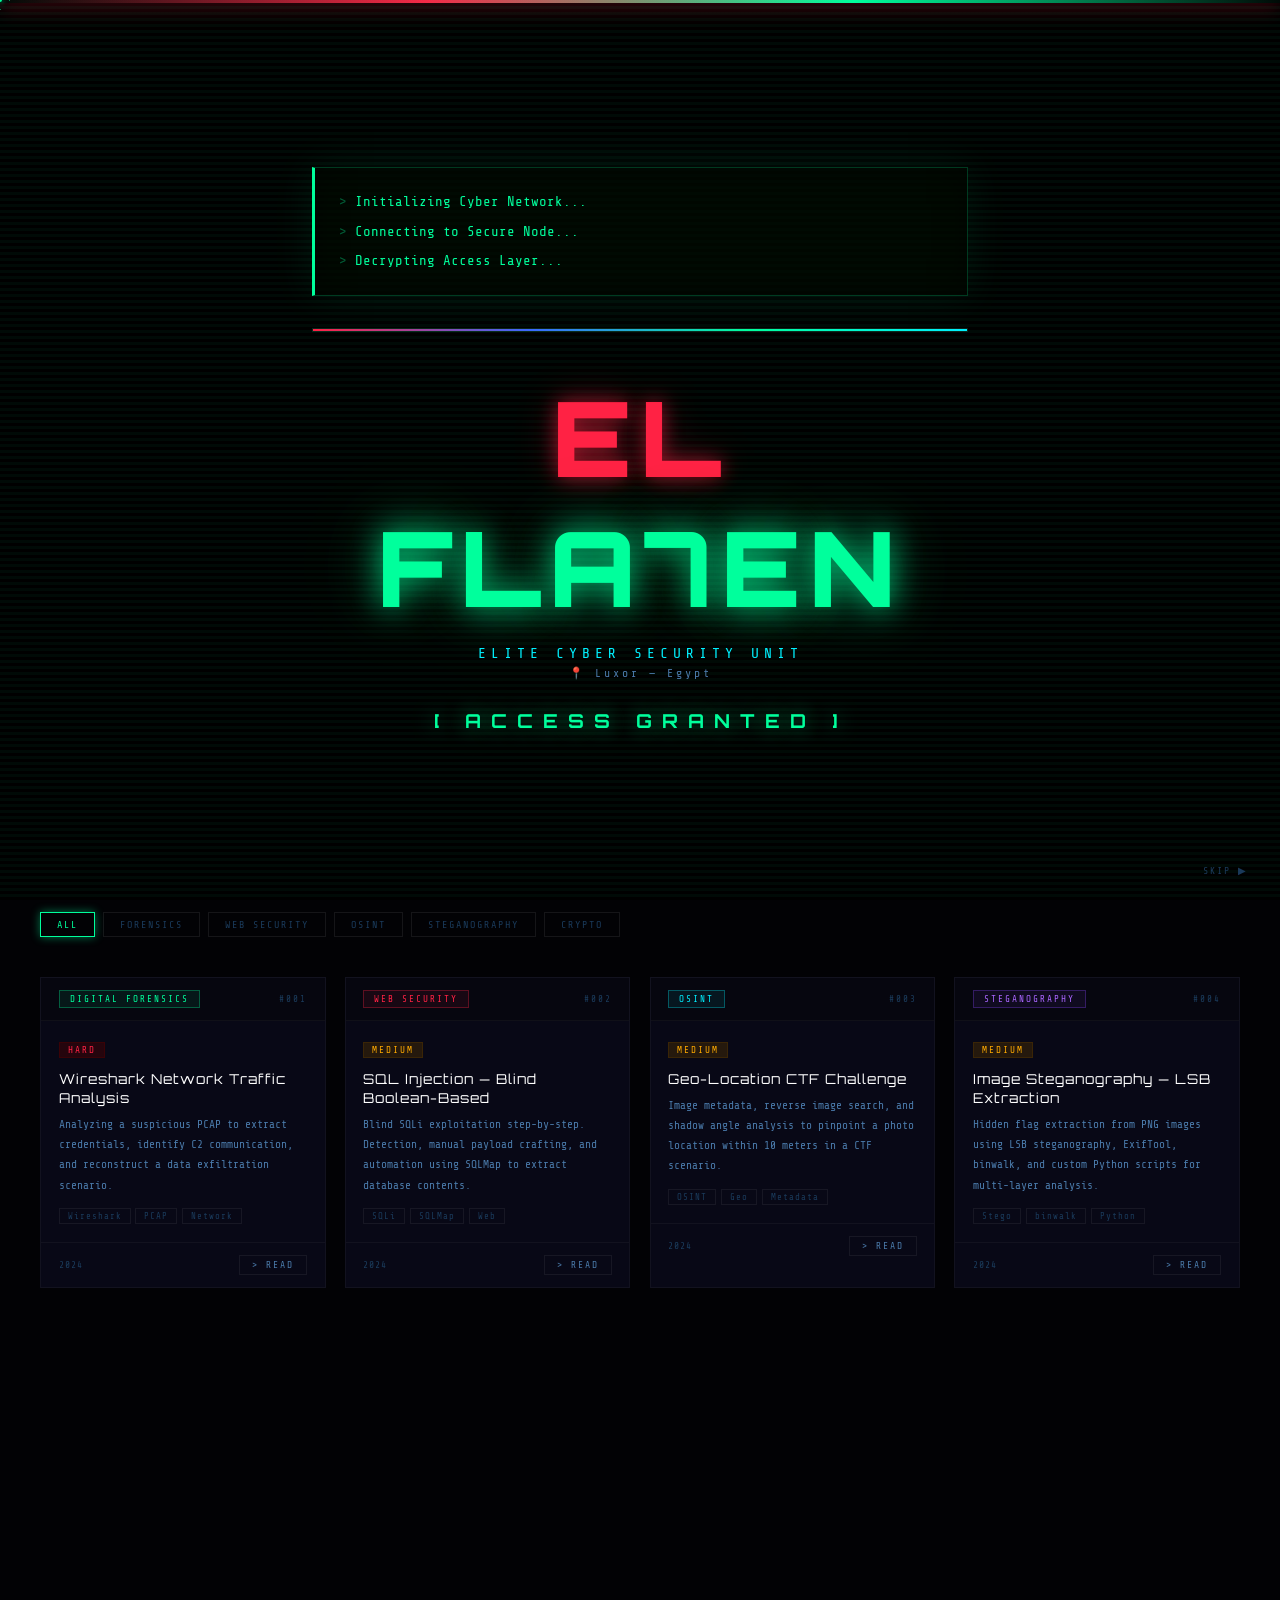
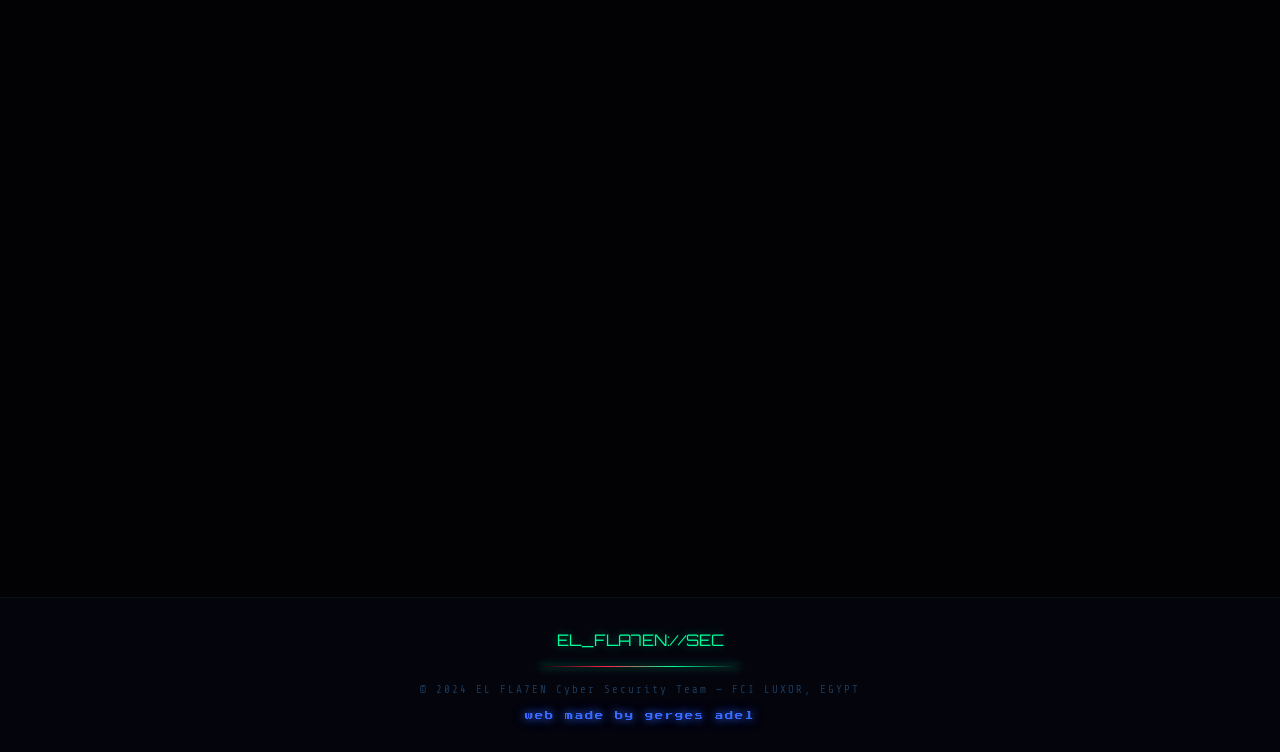
<file: writeups.html>
<!DOCTYPE html>
<html lang="en">
<head>
  <meta charset="UTF-8">
  <meta name="viewport" content="width=device-width, initial-scale=1.0">
  <title>EL FLA7EN | Cyber Writeups Library</title>
  <link rel="stylesheet" href="style.css">
</head>
<body>

<div id="cursor"></div>
<div id="cursor-dot"></div>
<canvas id="bgCanvas" style="position:fixed;inset:0;pointer-events:none;z-index:0;opacity:0.28;width:100%;height:100%;"></canvas>

<div id="intro">
  <div class="i-scanbar"></div>
  <canvas id="intro-mat" style="position:absolute;inset:0;width:100%;height:100%;opacity:0.28;"></canvas>
  <div class="i-scan"></div>
  <div class="i-wrap">
    <div class="i-term" id="intro-terminal"></div>
    <div class="i-prog"><div class="i-bar"></div></div>
    <div class="i-logo"><span class="lr">EL</span> <span class="lg">FLA7EN</span></div>
    <div class="i-sub">Elite Cyber Security Unit</div>
    <div class="i-loc">📍 Luxor — Egypt</div>
    <div class="i-access">[ ACCESS GRANTED ]</div>
  </div>
  <div class="i-skip" id="intro-skip">SKIP ▶</div>
</div>

<nav class="navbar">
  <a href="index.html" class="nav-logo">EL<span class="sep">_</span>FLA7EN<span class="lx">://SEC</span></a>
  <ul class="nav-links">
    <li><a href="index.html">Home</a></li>
    <li><a href="team.html">Team</a></li>
    <li><a href="legendary.html">Legendary</a></li>
    <li><a href="writeups.html" class="active">Writeups</a></li>
    <li><a href="achievements.html">Achievements</a></li>
    <li><a href="https://wa.me/201225346232" target="_blank" class="nav-join">⚡ JOIN EL FLA7EN</a></li>
  </ul>
  <button class="nav-toggle"><span></span><span></span><span></span></button>
</nav>

<main>
  <div class="page-hero">
    <div class="pg-grid"></div>
    <h1 class="pg-title">CYBER <span class="hc">WRITEUPS</span></h1>
    <p class="pg-sub">// SOLUTIONS // METHODOLOGIES // KNOWLEDGE BASE //</p>
    <div class="pg-line"></div>
  </div>

  <section class="section" style="padding-top:1.5rem;">
    <div class="section-inner">

      <!-- Terminal FS view -->
      <div style="max-width:750px;margin:0 auto 2.5rem;" class="reveal">
        <div class="terminal">
          <div class="t-bar">
            <div class="t-dot"></div><div class="t-dot"></div><div class="t-dot"></div>
            <span class="t-ttl">writeup_library.sh — EL FLA7EN knowledge base</span>
          </div>
          <div class="t-body">
            <div><span class="t-prompt">operator@elfla7en:~$ </span><span class="t-cmd">ls -la ./writeups/</span></div>
            <span class="t-out" style="color:var(--g);">drwxr-xr-x  digital-forensics/  <span style="color:var(--dim);">[ 2 files ]</span></span>
            <span class="t-out" style="color:var(--r);">drwxr-xr-x  web-security/       <span style="color:var(--dim);">[ 2 files ]</span></span>
            <span class="t-out" style="color:var(--cyan);">drwxr-xr-x  osint/              <span style="color:var(--dim);">[ 1 file  ]</span></span>
            <span class="t-out" style="color:var(--b3);">drwxr-xr-x  steganography/      <span style="color:var(--dim);">[ 1 file  ]</span></span>
            <span class="t-out">STATUS: <span class="t-ok">LIBRARY ACTIVE — MORE INCOMING</span></span>
            <div><span class="t-prompt">operator@elfla7en:~$ </span><span class="t-cmd">_</span></div>
          </div>
        </div>
      </div>

      <!-- Featured -->
      <div class="wr-feat reveal">
        <div class="wr-feat-badge">★ FEATURED</div>
        <div>
          <span class="wr-badge wb-c">Digital Forensics</span>
          <span class="d-h wr-diff" style="margin-left:0.5rem;">HARD</span>
          <h3>AC3 CTF — Memory Forensics Deep Dive</h3>
          <p>Complete walkthrough of the AC3 CTF memory forensics challenge. Covers Volatility3 process analysis, network connection artifacts, credential extraction, and timeline reconstruction from a Windows memory image.</p>
          <div class="wr-tags">
            <span class="wr-tag">Volatility3</span>
            <span class="wr-tag">Memory Analysis</span>
            <span class="wr-tag">Windows DFIR</span>
            <span class="wr-tag">AC3 CTF</span>
          </div>
        </div>
        <div>
          <a href="#" class="btn btn-g" style="font-size:0.72rem;padding:10px 22px;white-space:nowrap;">&gt; Read Writeup</a>
        </div>
      </div>

      <!-- Filters -->
      <div class="filter-row reveal">
        <button class="fb active">All</button>
        <button class="fb">Forensics</button>
        <button class="fb">Web Security</button>
        <button class="fb">OSINT</button>
        <button class="fb">Steganography</button>
        <button class="fb">Crypto</button>
      </div>

      <div class="wr-grid">

        <div class="wr-card reveal" style="--wc:#00ff9c;">
          <div class="wr-hd"><span class="wr-badge wb-g">Digital Forensics</span><span class="wr-num">#001</span></div>
          <div class="wr-body">
            <div class="d-h wr-diff">HARD</div>
            <div class="wr-title">Wireshark Network Traffic Analysis</div>
            <p class="wr-desc">Analyzing a suspicious PCAP to extract credentials, identify C2 communication, and reconstruct a data exfiltration scenario.</p>
            <div class="wr-tags"><span class="wr-tag">Wireshark</span><span class="wr-tag">PCAP</span><span class="wr-tag">Network</span></div>
          </div>
          <div class="wr-ft"><span class="wr-date">2024</span><a href="#" class="wr-read">&gt; Read</a></div>
        </div>

        <div class="wr-card reveal" style="--wc:#ff2244;">
          <div class="wr-hd"><span class="wr-badge wb-r">Web Security</span><span class="wr-num">#002</span></div>
          <div class="wr-body">
            <div class="d-m wr-diff">MEDIUM</div>
            <div class="wr-title">SQL Injection — Blind Boolean-Based</div>
            <p class="wr-desc">Blind SQLi exploitation step-by-step. Detection, manual payload crafting, and automation using SQLMap to extract database contents.</p>
            <div class="wr-tags"><span class="wr-tag">SQLi</span><span class="wr-tag">SQLMap</span><span class="wr-tag">Web</span></div>
          </div>
          <div class="wr-ft"><span class="wr-date">2024</span><a href="#" class="wr-read">&gt; Read</a></div>
        </div>

        <div class="wr-card reveal" style="--wc:#00f0ff;">
          <div class="wr-hd"><span class="wr-badge wb-c">OSINT</span><span class="wr-num">#003</span></div>
          <div class="wr-body">
            <div class="d-m wr-diff">MEDIUM</div>
            <div class="wr-title">Geo-Location CTF Challenge</div>
            <p class="wr-desc">Image metadata, reverse image search, and shadow angle analysis to pinpoint a photo location within 10 meters in a CTF scenario.</p>
            <div class="wr-tags"><span class="wr-tag">OSINT</span><span class="wr-tag">Geo</span><span class="wr-tag">Metadata</span></div>
          </div>
          <div class="wr-ft"><span class="wr-date">2024</span><a href="#" class="wr-read">&gt; Read</a></div>
        </div>

        <div class="wr-card reveal" style="--wc:#8844ff;">
          <div class="wr-hd"><span class="wr-badge wb-p">Steganography</span><span class="wr-num">#004</span></div>
          <div class="wr-body">
            <div class="d-m wr-diff">MEDIUM</div>
            <div class="wr-title">Image Steganography — LSB Extraction</div>
            <p class="wr-desc">Hidden flag extraction from PNG images using LSB steganography, ExifTool, binwalk, and custom Python scripts for multi-layer analysis.</p>
            <div class="wr-tags"><span class="wr-tag">Stego</span><span class="wr-tag">binwalk</span><span class="wr-tag">Python</span></div>
          </div>
          <div class="wr-ft"><span class="wr-date">2024</span><a href="#" class="wr-read">&gt; Read</a></div>
        </div>

        <div class="wr-card reveal" style="--wc:#3a6aff;">
          <div class="wr-hd"><span class="wr-badge wb-b">Web Security</span><span class="wr-num">#005</span></div>
          <div class="wr-body">
            <div class="d-h wr-diff">HARD</div>
            <div class="wr-title">SSRF + IDOR Attack Chain</div>
            <p class="wr-desc">Complex attack chain combining Server-Side Request Forgery and IDOR to achieve privilege escalation and internal resource access.</p>
            <div class="wr-tags"><span class="wr-tag">SSRF</span><span class="wr-tag">IDOR</span><span class="wr-tag">Burp</span></div>
          </div>
          <div class="wr-ft"><span class="wr-date">2024</span><a href="#" class="wr-read">&gt; Read</a></div>
        </div>

        <div class="coming reveal">
          <div style="font-size:1.2rem;margin-bottom:0.8rem;">[ ░░░░ MORE INCOMING ░░░░ ]</div>
          <div>MORE WRITEUPS BEING PREPARED — STAY TUNED</div>
          <div style="margin-top:0.5rem;color:rgba(255,34,68,0.2);">// NEXT: UPCOMING CTF SEASON</div>
        </div>

      </div>

      <div class="cta reveal" style="margin-top:3rem;">
        <div class="cta-title">BUILD THE <span class="cg">LIBRARY</span></div>
        <p class="cta-sub">Join EL FLA7EN and contribute to our security knowledge base</p>
        <a href="https://wa.me/201225346232" target="_blank" class="btn btn-wa" style="font-size:0.85rem;padding:13px 34px;">
          <svg width="16" height="16" viewBox="0 0 24 24" fill="currentColor"><path d="M17.472 14.382c-.297-.149-1.758-.867-2.03-.967-.273-.099-.471-.148-.67.15-.197.297-.767.966-.94 1.164-.173.199-.347.223-.644.075-.297-.15-1.255-.463-2.39-1.475-.883-.788-1.48-1.761-1.653-2.059-.173-.297-.018-.458.13-.606.134-.133.298-.347.446-.52.149-.174.198-.298.298-.497.099-.198.05-.371-.025-.52-.075-.149-.669-1.612-.916-2.207-.242-.579-.487-.5-.669-.51-.173-.008-.371-.01-.57-.01-.198 0-.52.074-.792.372-.272.297-1.04 1.016-1.04 2.479 0 1.462 1.065 2.875 1.213 3.074.149.198 2.096 3.2 5.077 4.487.709.306 1.262.489 1.694.625.712.227 1.36.195 1.871.118.571-.085 1.758-.719 2.006-1.413.248-.694.248-1.289.173-1.413-.074-.124-.272-.198-.57-.347m-5.421 7.403h-.004a9.87 9.87 0 01-5.031-1.378l-.361-.214-3.741.982.998-3.648-.235-.374a9.86 9.86 0 01-1.51-5.26c.001-5.45 4.436-9.884 9.888-9.884 2.64 0 5.122 1.03 6.988 2.898a9.825 9.825 0 012.893 6.994c-.003 5.45-4.437 9.884-9.885 9.884m8.413-18.297A11.815 11.815 0 0012.05 0C5.495 0 .16 5.335.157 11.892c0 2.096.547 4.142 1.588 5.945L.057 24l6.305-1.654a11.882 11.882 0 005.683 1.448h.005c6.554 0 11.89-5.335 11.893-11.893a11.821 11.821 0 00-3.48-8.413Z"/></svg>
          JOIN EL FLA7EN — Contact Leader on WhatsApp
        </a>
      </div>

    </div>
  </section>
</main>

<footer>
  <span class="ft-logo">EL_FLA7EN://SEC</span>
  <div class="ft-divider"></div>
  <span class="ft-copy">© 2024 EL FLA7EN Cyber Security Team — FCI LUXOR, EGYPT</span>
  <span class="ft-credit">web made by gerges adel</span>
</footer>

<script src="script.js"></script>
</body>
</html>
</file>
<file: style.css>
@import url('https://fonts.googleapis.com/css2?family=Share+Tech+Mono&family=Orbitron:wght@400;600;700;900&family=Rajdhani:wght@300;400;600;700&family=VT323&family=Press+Start+2P&display=swap');

/* ============================================================
   EL FLA7EN v3 — BALANCED NEON CYBER PALETTE
   Green #00ff9c | Blue #1e3a8a | Red #ff2244 | Black #020205
   ============================================================ */
:root {
  --bg:    #020205;
  --bg2:   #04040d;
  --bg3:   #070714;
  --surf:  #080816;
  --surf2: #0c0c22;
  --bdr:   #0d1f3a;
  --bdr2:  #1a3a6a;

  --text:     #c8e8ff;
  --dim:      #4a7aaa;
  --muted:    #1a3a5a;
  --v-muted:  #0a1828;

  /* PRIMARY TRIO */
  --g:  #00ff9c;   /* Neon Green */
  --g2: #00cc7a;
  --g3: #00ff6a;
  --r:  #ff2244;   /* Cyber Red */
  --r2: #cc1133;
  --r3: #ff4466;
  --b:  #1e3a8a;   /* Crimson Blue */
  --b2: #2a52c0;
  --b3: #3a6aff;

  /* SECONDARY */
  --cyan:   #00f0ff;
  --cyan2:  #00c8ff;
  --em:     #00ff66;   /* Neon Emerald */
  --nb:     #4488ff;   /* Neon Blue */
  --yellow: #ffd700;

  /* MEMBER COLORS */
  --m0: #00ff9c;   /* Gerges  — Neon Green   */
  --m1: #00f0ff;   /* Bassem  — Electric Cyan */
  --m2: #3a6aff;   /* Bishoy  — Crimson Blue  */
  --m3: #00ff66;   /* Filop.  — Neon Emerald  */
  --m4: #ff2244;   /* Elyaro  — Cyber Red     */
  --m5: #4488ff;   /* Mina    — Neon Blue     */

  /* GLOWS */
  --gg:  0 0 20px rgba(0,255,156,0.55),0 0 40px rgba(0,255,156,0.25);
  --ggs: 0 0 10px rgba(0,255,156,0.45);
  --ggx: 0 0 30px rgba(0,255,156,0.7),0 0 60px rgba(0,255,156,0.35),0 0 100px rgba(0,255,156,0.15);
  --gr:  0 0 20px rgba(255,34,68,0.55),0 0 40px rgba(255,34,68,0.25);
  --grs: 0 0 10px rgba(255,34,68,0.45);
  --gc:  0 0 20px rgba(0,240,255,0.5),0 0 40px rgba(0,240,255,0.2);
  --gcs: 0 0 10px rgba(0,240,255,0.4);
  --gb:  0 0 20px rgba(58,106,255,0.5);
  --gbs: 0 0 10px rgba(58,106,255,0.4);

  --font-mono:    'Share Tech Mono','Courier New',monospace;
  --font-display: 'Orbitron',monospace;
  --font-body:    'Rajdhani',sans-serif;
  --font-retro:   'VT323',monospace;
  --font-pixel:   'Press Start 2P',monospace;
}

*,*::before,*::after{margin:0;padding:0;box-sizing:border-box;}
html{scroll-behavior:smooth;}

body{
  background:var(--bg);color:var(--text);
  font-family:var(--font-mono);
  min-height:100vh;overflow-x:hidden;cursor:none;
}

/* Scanlines */
body::after{
  content:'';position:fixed;inset:0;pointer-events:none;z-index:9997;
  background:repeating-linear-gradient(0deg,transparent,transparent 2px,rgba(0,255,156,0.012) 2px,rgba(0,255,156,0.012) 4px);
  animation:scanscroll 15s linear infinite;
}
@keyframes scanscroll{0%{background-position:0 0}100%{background-position:0 300px}}

/* ===== CURSOR ===== */
#cursor{
  width:20px;height:20px;border:1.5px solid var(--g);
  position:fixed;pointer-events:none;z-index:99999;
  transform:translate(-50%,-50%);
  box-shadow:var(--ggs);
  transition:transform 0.08s,background 0.2s,border-color 0.2s;
  clip-path:polygon(50% 0%,100% 50%,50% 100%,0% 50%);
}
#cursor-dot{
  width:4px;height:4px;background:var(--g);border-radius:50%;
  position:fixed;pointer-events:none;z-index:99999;
  transform:translate(-50%,-50%);box-shadow:0 0 6px var(--g);
}
#cursor.hover-r{border-color:var(--r);box-shadow:var(--grs);}
#cursor.hover-b{border-color:var(--b3);box-shadow:var(--gbs);}
#cursor.scale{transform:translate(-50%,-50%) scale(2);}

/* ===== BG CANVAS ===== */
#bgCanvas{position:fixed;inset:0;pointer-events:none;z-index:0;opacity:0.32;width:100%;height:100%;}

/* ===== INTRO ===== */
#intro{
  position:fixed;inset:0;background:#000;
  z-index:99990;display:flex;flex-direction:column;
  align-items:center;justify-content:center;overflow:hidden;
}
#intro.hidden{display:none;}
#intro.exit{animation:introExit 1.2s ease forwards;}
@keyframes introExit{to{opacity:0;transform:scale(1.04);pointer-events:none;}}

#intro-mat{position:absolute;inset:0;}
.i-scan{
  position:absolute;inset:0;pointer-events:none;
  background:repeating-linear-gradient(0deg,transparent,transparent 3px,rgba(0,255,156,0.04) 3px,rgba(0,255,156,0.04) 6px);
  animation:iscan 0.1s steps(1) infinite;
}
@keyframes iscan{0%{opacity:1}50%{opacity:0.7}}

.i-wrap{position:relative;z-index:2;text-align:center;width:100%;max-width:720px;padding:2rem;}

/* Red scan bar */
.i-scanbar{
  position:absolute;left:0;right:0;height:3px;
  background:linear-gradient(90deg,transparent,var(--r),var(--g),transparent);
  box-shadow:0 0 20px var(--r),0 0 40px rgba(255,34,68,0.3);
  animation:scanbar 2s linear infinite;top:0;
}
@keyframes scanbar{0%{top:-3px}100%{top:100vh}}

.i-term{
  font-family:var(--font-mono);font-size:clamp(0.72rem,1.8vw,0.88rem);
  color:var(--g);text-align:left;
  background:rgba(0,10,0,0.75);
  border:1px solid rgba(0,255,156,0.2);
  border-left:3px solid var(--g);
  padding:1.2rem 1.5rem;margin-bottom:2rem;
  min-height:115px;
  box-shadow:0 0 40px rgba(0,255,156,0.08),inset 0 0 30px rgba(0,0,0,0.5);
}
.i-line{display:block;opacity:0;line-height:2.1;white-space:nowrap;}
.i-line.show{opacity:1;}
.i-line::before{content:'> ';color:rgba(0,255,156,0.35);}
.i-line.ok{color:var(--cyan);}
.i-line.ok::before{content:'✓ ';color:var(--g);}
.i-line.warn::before{content:'! ';color:var(--r);}

/* Progress bar — tri-color */
.i-prog{width:100%;height:4px;background:rgba(255,255,255,0.04);margin-bottom:2.5rem;border:1px solid rgba(0,255,156,0.1);overflow:hidden;}
.i-bar{
  height:100%;width:0%;
  background:linear-gradient(90deg,var(--r),var(--b3),var(--g),var(--cyan));
  box-shadow:0 0 15px var(--g),0 0 30px rgba(0,255,156,0.4);
  animation:ibar 2.8s ease forwards 0.3s;
}
@keyframes ibar{to{width:100%;}}

.i-logo{
  font-family:var(--font-display);
  font-size:clamp(3rem,10vw,6.5rem);font-weight:900;
  letter-spacing:8px;opacity:0;
  animation:logoIn 0.9s cubic-bezier(0.16,1,0.3,1) forwards 2.8s, logoGlitch 4s infinite 3.8s;
}
.i-logo .lg{color:var(--g);text-shadow:var(--ggx);}
.i-logo .lr{color:var(--r);text-shadow:var(--gr);}
.i-logo .lb{color:var(--b3);text-shadow:var(--gb);}
.i-logo .lw{color:#fff;text-shadow:0 0 30px rgba(255,255,255,0.3);}

.i-sub{font-family:var(--font-mono);font-size:clamp(0.72rem,2vw,0.92rem);color:var(--cyan);letter-spacing:5px;text-transform:uppercase;opacity:0;margin-top:0.8rem;animation:fu 0.5s ease forwards 3.5s;}
.i-loc{font-family:var(--font-mono);font-size:0.72rem;color:var(--dim);letter-spacing:3px;opacity:0;margin-top:0.3rem;animation:fu 0.4s ease forwards 3.8s;}
.i-access{
  font-family:var(--font-display);font-size:clamp(0.9rem,2.5vw,1.2rem);font-weight:700;
  letter-spacing:10px;color:var(--g);text-shadow:var(--gg);
  opacity:0;margin-top:1.8rem;
  animation:fu 0.4s ease forwards 4.1s,accessPulse 0.7s step-end infinite 4.4s;
}

@keyframes logoIn{0%{opacity:0;filter:blur(16px);transform:scaleX(0.7) skewX(-10deg);}70%{opacity:1;filter:blur(0);transform:scaleX(1.04);}100%{opacity:1;filter:blur(0);transform:scaleX(1);}}
@keyframes logoGlitch{
  0%,90%,100%{text-shadow:inherit;transform:none;}
  91%{transform:skewX(-7deg);filter:hue-rotate(90deg);}
  92%{transform:skewX(5deg);filter:hue-rotate(-60deg);}
  93%{transform:none;filter:none;}
  95%{transform:translateX(3px);}
  96%{transform:translateX(-3px);}
  97%{transform:none;}
}
@keyframes fu{from{opacity:0;transform:translateY(12px)}to{opacity:1;transform:translateY(0)}}
@keyframes accessPulse{0%,100%{opacity:1}50%{opacity:0.2}}

.i-skip{position:absolute;bottom:1.5rem;right:2rem;font-family:var(--font-mono);font-size:0.62rem;color:var(--muted);letter-spacing:2px;cursor:pointer;text-transform:uppercase;transition:color 0.2s;}
.i-skip:hover{color:var(--g);}

/* ===== NAVBAR ===== */
.navbar{
  position:fixed;top:0;left:0;right:0;height:65px;
  background:rgba(2,2,5,0.96);backdrop-filter:blur(18px);
  border-bottom:1px solid rgba(0,255,156,0.08);
  box-shadow:0 1px 40px rgba(0,255,156,0.05),0 0 1px rgba(255,34,68,0.08) inset;
  z-index:900;padding:0 2rem;
  display:flex;align-items:center;justify-content:space-between;
}
.nav-logo{
  font-family:var(--font-display);font-size:1.05rem;font-weight:900;
  color:var(--g);text-shadow:var(--ggs);text-decoration:none;letter-spacing:3px;
}
.nav-logo .sep{color:var(--r);opacity:0.7;}
.nav-logo .lx{color:var(--dim);}

.nav-links{display:flex;gap:0.2rem;list-style:none;align-items:center;}
.nav-links a{
  font-family:var(--font-mono);font-size:0.7rem;letter-spacing:1.5px;
  color:var(--dim);text-decoration:none;text-transform:uppercase;
  padding:7px 14px;border:1px solid transparent;transition:all 0.25s;position:relative;
}
.nav-links a::before{
  content:'';position:absolute;bottom:0;left:50%;right:50%;height:1px;
  background:linear-gradient(90deg,var(--r),var(--g));
  transition:all 0.3s;box-shadow:0 0 6px var(--g);
}
.nav-links a:hover,.nav-links a.active{color:var(--g);text-shadow:var(--ggs);}
.nav-links a:hover::before,.nav-links a.active::before{left:10%;right:10%;}

.nav-join{
  font-family:var(--font-mono);font-size:0.7rem;letter-spacing:2px;
  padding:8px 20px;
  background:linear-gradient(135deg,rgba(255,34,68,0.15),rgba(0,255,156,0.12));
  border:1px solid;
  border-image:linear-gradient(135deg,var(--r),var(--g)) 1;
  color:var(--g) !important;
  text-decoration:none;text-transform:uppercase;
  clip-path:polygon(8px 0,100% 0,100% calc(100% - 8px),calc(100% - 8px) 100%,0 100%,0 8px);
  transition:all 0.3s !important;position:relative;overflow:hidden;
}
.nav-join::before{display:none !important;}
.nav-join::after{
  content:'';position:absolute;inset:0;
  background:linear-gradient(135deg,var(--r),var(--g));
  opacity:0;transition:opacity 0.3s;z-index:-1;
}
.nav-join:hover::after{opacity:1;}
.nav-join:hover{color:var(--bg) !important;box-shadow:var(--gg),var(--gr);}

.nav-toggle{display:none;background:none;border:none;cursor:pointer;flex-direction:column;gap:5px;padding:5px;}
.nav-toggle span{display:block;width:22px;height:2px;background:var(--g);transition:all 0.3s;}

/* ===== MAIN ===== */
main{padding-top:65px;position:relative;z-index:1;}

/* ===== HERO ===== */
.hero{
  min-height:100vh;display:flex;align-items:center;justify-content:center;
  text-align:center;padding:4rem 2rem 3rem;position:relative;overflow:hidden;
}
/* Grid floor effect */
.hero-grid{
  position:absolute;inset:0;
  background-image:
    linear-gradient(rgba(0,255,156,0.055) 1px,transparent 1px),
    linear-gradient(90deg,rgba(0,255,156,0.055) 1px,transparent 1px),
    linear-gradient(rgba(255,34,68,0.025) 1px,transparent 1px),
    linear-gradient(90deg,rgba(255,34,68,0.025) 1px,transparent 1px),
    linear-gradient(rgba(58,106,255,0.02) 1px,transparent 1px),
    linear-gradient(90deg,rgba(58,106,255,0.02) 1px,transparent 1px);
  background-size:70px 70px,70px 70px,14px 14px,14px 14px,7px 7px,7px 7px;
  perspective:600px;transform:rotateX(3deg);transform-origin:50% 100%;
  mask-image:radial-gradient(ellipse at 50% 30%,black 20%,transparent 80%);
  animation:gridPulse 6s ease-in-out infinite;
}
@keyframes gridPulse{0%,100%{opacity:0.7}50%{opacity:1}}

.hero-radial{
  position:absolute;inset:0;
  background:
    radial-gradient(ellipse at 20% 50%,rgba(255,34,68,0.1) 0%,transparent 50%),
    radial-gradient(ellipse at 80% 50%,rgba(58,106,255,0.1) 0%,transparent 50%),
    radial-gradient(ellipse at 50% 0%,rgba(0,255,156,0.08) 0%,transparent 60%);
}

/* Particles canvas */
#particleCanvas{position:absolute;inset:0;pointer-events:none;z-index:1;}

.hero-content{position:relative;z-index:2;max-width:980px;}

.hero-eyebrow{
  font-family:var(--font-mono);font-size:0.68rem;
  letter-spacing:6px;text-transform:uppercase;margin-bottom:1.5rem;
  opacity:0;animation:fu 0.6s ease forwards 0.2s;
}
.hero-eyebrow .eg{color:var(--g);}
.hero-eyebrow .er{color:var(--r);}
.hero-eyebrow .ec{color:var(--cyan);}
.hero-eyebrow .em{color:var(--dim);}

.hero-title{
  font-family:var(--font-display);
  font-size:clamp(3.5rem,12vw,8.5rem);
  font-weight:900;line-height:0.9;letter-spacing:10px;
  margin-bottom:0.8rem;opacity:0;
  animation:fu 0.7s cubic-bezier(0.16,1,0.3,1) forwards 0.4s;
}
.ht-el{color:var(--r);text-shadow:var(--gr);display:block;}
.ht-fla{color:#fff;text-shadow:0 0 40px rgba(255,255,255,0.2);}
.ht-7en{color:var(--g);text-shadow:var(--ggx);}

.hero-sub{
  font-family:var(--font-mono);font-size:clamp(0.8rem,2vw,1rem);
  color:var(--text);letter-spacing:4px;margin-bottom:0.4rem;
  opacity:0;animation:fu 0.6s ease forwards 0.7s;
}
.hero-loc{
  font-family:var(--font-mono);font-size:0.72rem;color:var(--cyan);letter-spacing:3px;
  opacity:0;margin-bottom:2.5rem;animation:fu 0.5s ease forwards 0.85s;
}

.hero-stats{
  display:flex;gap:2.5rem;justify-content:center;flex-wrap:wrap;
  margin-bottom:2.5rem;opacity:0;animation:fu 0.6s ease forwards 1s;
}
.h-stat{text-align:center;position:relative;}
.h-stat::after{
  content:'';position:absolute;bottom:-8px;left:0;right:0;height:1px;
  background:linear-gradient(90deg,transparent,var(--g),var(--r),transparent);
}
.h-num{
  font-family:var(--font-display);font-size:2.5rem;font-weight:900;
  color:var(--g);text-shadow:var(--ggs);display:block;line-height:1;
}
.h-label{font-size:0.6rem;color:var(--muted);letter-spacing:3px;text-transform:uppercase;display:block;margin-top:0.5rem;}

.hero-btns{display:flex;gap:1rem;justify-content:center;flex-wrap:wrap;opacity:0;animation:fu 0.6s ease forwards 1.2s;}

/* ===== BUTTONS ===== */
.btn{
  font-family:var(--font-mono);font-size:0.75rem;letter-spacing:2px;
  text-transform:uppercase;padding:13px 30px;text-decoration:none;
  border:1px solid;transition:all 0.3s;cursor:pointer;
  display:inline-flex;align-items:center;gap:0.5rem;
  clip-path:polygon(8px 0,100% 0,100% calc(100% - 8px),calc(100% - 8px) 100%,0 100%,0 8px);
  position:relative;overflow:hidden;
}
.btn::before{content:'';position:absolute;inset:0;background:linear-gradient(90deg,transparent,rgba(255,255,255,0.04),transparent);transform:translateX(-100%);transition:transform 0.5s;}
.btn:hover::before{transform:translateX(100%);}

.btn-g{background:rgba(0,255,156,0.08);border-color:var(--g);color:var(--g);}
.btn-g:hover{background:var(--g);color:var(--bg);box-shadow:var(--ggx);}

.btn-r{background:rgba(255,34,68,0.08);border-color:var(--r);color:var(--r);}
.btn-r:hover{background:var(--r);color:#fff;box-shadow:var(--gr);}

.btn-b{background:rgba(58,106,255,0.08);border-color:var(--b3);color:var(--b3);}
.btn-b:hover{background:var(--b3);color:#fff;box-shadow:var(--gb);}

.btn-wa{background:rgba(0,180,40,0.12);border-color:#00cc33;color:#00ee44;}
.btn-wa:hover{background:#00cc33;color:#000;box-shadow:0 0 25px rgba(0,204,51,0.6);}

/* ===== SECTIONS ===== */
.section{padding:5rem 2rem;position:relative;z-index:1;}
.section-inner{max-width:1200px;margin:0 auto;}

.s-head{text-align:center;margin-bottom:3.5rem;}
.s-tag{font-family:var(--font-mono);font-size:0.65rem;letter-spacing:5px;text-transform:uppercase;display:block;margin-bottom:0.7rem;}
.s-tag.tg{color:var(--g);}
.s-tag.tr{color:var(--r);}
.s-tag.tc{color:var(--cyan);}
.s-tag.tb{color:var(--b3);}

.s-title{font-family:var(--font-display);font-size:clamp(1.5rem,4vw,2.5rem);font-weight:700;color:#fff;letter-spacing:4px;}
.s-title .hg{color:var(--g);text-shadow:var(--ggs);}
.s-title .hr{color:var(--r);text-shadow:var(--grs);}
.s-title .hc{color:var(--cyan);text-shadow:var(--gcs);}
.s-title .hb{color:var(--b3);text-shadow:var(--gbs);}

.s-line{
  width:120px;height:2px;margin:1.2rem auto 0;
  background:linear-gradient(90deg,var(--r),var(--g),var(--cyan));
  box-shadow:0 0 12px var(--g);
}

/* ===== TERMINAL ===== */
.terminal{background:#030310;border:1px solid rgba(0,255,156,0.1);box-shadow:0 0 40px rgba(0,255,156,0.05),inset 0 0 40px rgba(0,0,0,0.4);}
.t-bar{background:rgba(0,0,0,0.4);border-bottom:1px solid rgba(0,255,156,0.08);padding:9px 15px;display:flex;align-items:center;gap:7px;}
.t-dot{width:10px;height:10px;border-radius:50%;}
.t-dot:nth-child(1){background:var(--r);}
.t-dot:nth-child(2){background:#ffaa00;}
.t-dot:nth-child(3){background:var(--g);}
.t-ttl{font-family:var(--font-mono);font-size:0.62rem;color:rgba(0,255,156,0.25);margin-left:8px;letter-spacing:2px;}
.t-body{padding:1.5rem;font-family:var(--font-mono);font-size:0.78rem;line-height:2;color:var(--dim);}
.t-prompt{color:var(--g2);}
.t-cmd{color:var(--g);}
.t-out{color:var(--dim);padding-left:1rem;display:block;}
.t-ok{color:var(--cyan);}
.t-err{color:var(--r);}
.t-muted{color:var(--muted);}

/* ===== PAGE HERO ===== */
.page-hero{padding:7rem 2rem 3rem;text-align:center;position:relative;overflow:hidden;}
.pg-grid{
  position:absolute;inset:0;
  background-image:
    linear-gradient(rgba(0,255,156,0.05) 1px,transparent 1px),
    linear-gradient(90deg,rgba(0,255,156,0.05) 1px,transparent 1px),
    linear-gradient(rgba(255,34,68,0.03) 1px,transparent 1px),
    linear-gradient(90deg,rgba(255,34,68,0.03) 1px,transparent 1px);
  background-size:60px 60px,60px 60px,15px 15px,15px 15px;
  mask-image:radial-gradient(ellipse at center,black 20%,transparent 80%);
}
.pg-title{font-family:var(--font-display);font-size:clamp(1.8rem,6vw,3.5rem);font-weight:900;letter-spacing:6px;color:#fff;}
.pg-title .hg{color:var(--g);text-shadow:var(--gg);}
.pg-title .hr{color:var(--r);text-shadow:var(--gr);}
.pg-title .hc{color:var(--cyan);text-shadow:var(--gc);}
.pg-sub{font-family:var(--font-mono);font-size:0.72rem;color:var(--dim);letter-spacing:5px;margin-top:0.8rem;}
.pg-line{
  width:120px;height:2px;margin:1.5rem auto 0;
  background:linear-gradient(90deg,transparent,var(--r),var(--g),var(--cyan),transparent);
  box-shadow:0 0 10px var(--g);
}

/* ===== TEAM CARDS — EQUAL GRID ===== */
.team-grid{
  display:grid;
  grid-template-columns:repeat(3,1fr);
  gap:1.5rem;
}
@media(max-width:900px){.team-grid{grid-template-columns:repeat(2,1fr);}}
@media(max-width:580px){.team-grid{grid-template-columns:1fr;}}

.m-card{
  background:var(--surf);
  border:1px solid rgba(255,255,255,0.04);
  position:relative;overflow:hidden;
  transform-style:preserve-3d;
  transition:transform 0.08s ease,box-shadow 0.3s;
  cursor:default;
}
.m-card::before{
  content:'';position:absolute;inset:0;
  background:radial-gradient(ellipse at var(--mx,50%) var(--my,50%),rgba(255,255,255,0.04) 0%,transparent 60%);
  opacity:0;transition:opacity 0.3s;pointer-events:none;z-index:1;
}
.m-card:hover::before{opacity:1;}

/* Tri-color corner accents */
.mc-tl,.mc-tr,.mc-bl,.mc-br{position:absolute;width:18px;height:18px;border-style:solid;border-width:0;}
.mc-tl{top:6px;left:6px;border-top-width:2px;border-left-width:2px;}
.mc-tr{top:6px;right:6px;border-top-width:2px;border-right-width:2px;}
.mc-bl{bottom:6px;left:6px;border-bottom-width:2px;border-left-width:2px;}
.mc-br{bottom:6px;right:6px;border-bottom-width:2px;border-right-width:2px;}

/* Top glow bar on hover */
.mc-gbar{position:absolute;top:0;left:0;right:0;height:2px;background:var(--mc,var(--g));box-shadow:0 0 15px var(--mc,var(--g));opacity:0;transition:opacity 0.3s;}
.m-card:hover .mc-gbar{opacity:1;}

/* Bottom scan on hover */
.mc-scan{
  position:absolute;left:0;right:0;height:2px;
  background:linear-gradient(90deg,transparent,var(--mc,var(--g)),transparent);
  box-shadow:0 0 10px var(--mc,var(--g));
  opacity:0;bottom:0;
  transition:opacity 0.3s;
}
.m-card:hover .mc-scan{opacity:0.6;}

.m-body{padding:1.6rem 1.8rem;position:relative;z-index:2;}

/* SVG Avatar */
.m-avatar-wrap{
  width:80px;height:80px;margin-bottom:1.2rem;position:relative;
  border:2px solid var(--mc,var(--g));
  clip-path:polygon(10% 0,100% 0,100% 90%,90% 100%,0 100%,0 10%);
  background:rgba(0,0,0,0.5);
  box-shadow:inset 0 0 20px rgba(0,0,0,0.8),0 0 20px var(--mc,rgba(0,255,156,0.3));
  transition:box-shadow 0.3s;
  display:flex;align-items:center;justify-content:center;
}
.m-card:hover .m-avatar-wrap{box-shadow:inset 0 0 20px rgba(0,0,0,0.8),0 0 30px var(--mc,var(--g)),0 0 60px rgba(0,255,156,0.1);}

.m-avatar-wrap svg{width:52px;height:52px;transition:filter 0.3s;}
.m-card:hover .m-avatar-wrap svg{filter:drop-shadow(0 0 6px var(--mc,var(--g)));}

.m-id{font-size:0.58rem;color:var(--muted);letter-spacing:3px;text-transform:uppercase;margin-bottom:0.5rem;}
.m-name{font-family:var(--font-display);font-size:0.9rem;font-weight:700;color:#fff;letter-spacing:2px;margin-bottom:0.25rem;}
.m-role{font-family:var(--font-mono);font-size:0.65rem;color:var(--mc,var(--g));letter-spacing:3px;text-transform:uppercase;margin-bottom:0.8rem;}

/* Colored separator */
.m-sep{height:1px;margin-bottom:0.8rem;background:linear-gradient(90deg,var(--mc,var(--g)),transparent);}

.m-spec{font-size:0.72rem;color:var(--dim);margin-bottom:0.9rem;line-height:1.7;}
.m-skills{display:flex;flex-wrap:wrap;gap:0.35rem;margin-bottom:1.1rem;}
.m-skill{
  font-size:0.6rem;padding:3px 9px;letter-spacing:1px;
  border:1px solid rgba(255,255,255,0.06);color:var(--muted);background:rgba(0,0,0,0.3);
  transition:all 0.2s;
}
.m-card:hover .m-skill{border-color:rgba(255,255,255,0.12);color:var(--dim);}

.m-li{
  display:inline-flex;align-items:center;gap:0.5rem;
  font-size:0.65rem;letter-spacing:1.5px;padding:6px 14px;
  border:1px solid rgba(255,255,255,0.08);color:var(--muted);
  text-decoration:none;text-transform:uppercase;font-family:var(--font-mono);
  transition:all 0.3s;opacity:0;transform:translateY(5px);
}
.m-card:hover .m-li{opacity:1;transform:translateY(0);border-color:var(--mc,var(--g));color:var(--mc,var(--g));}

/* ===== CTA / JOIN BOX ===== */
.cta{
  background:linear-gradient(135deg,rgba(255,34,68,0.06),rgba(0,255,156,0.05),rgba(58,106,255,0.06));
  border:1px solid rgba(255,255,255,0.06);padding:4rem 2rem;text-align:center;
  position:relative;overflow:hidden;
}
.cta::before{content:'';position:absolute;inset:0;background:repeating-linear-gradient(-45deg,transparent,transparent 50px,rgba(0,255,156,0.01) 50px,rgba(0,255,156,0.01) 100px);}
.cta::after{content:'';position:absolute;top:0;left:10%;right:10%;height:1px;background:linear-gradient(90deg,transparent,var(--r),var(--g),transparent);box-shadow:0 0 20px var(--g);}
.cta-title{font-family:var(--font-display);font-size:clamp(1.5rem,4vw,2.2rem);letter-spacing:5px;position:relative;z-index:1;}
.cta-title .cg{color:var(--g);text-shadow:var(--ggs);}
.cta-title .cr{color:var(--r);text-shadow:var(--grs);}
.cta-sub{font-family:var(--font-mono);font-size:0.78rem;color:var(--dim);letter-spacing:3px;margin:1rem 0 2rem;position:relative;z-index:1;}

/* ===== TIMELINE ===== */
.tl{position:relative;max-width:820px;margin:0 auto;}
.tl::before{
  content:'';position:absolute;left:26px;top:0;bottom:0;width:1px;
  background:linear-gradient(180deg,var(--r),var(--g),var(--b3),var(--cyan),transparent);
  box-shadow:0 0 10px rgba(0,255,156,0.3);
}
.tl-item{display:flex;gap:2.5rem;padding:0 0 2.5rem 4.5rem;position:relative;opacity:0;transform:translateX(-20px);transition:all 0.5s;}
.tl-item.visible{opacity:1;transform:translateX(0);}
.tl-node{
  position:absolute;left:18px;top:5px;
  width:18px;height:18px;
  background:var(--nc,var(--g));
  box-shadow:0 0 15px var(--nc,var(--g));
  clip-path:polygon(50% 0%,100% 50%,50% 100%,0% 50%);
}
.tl-box{
  flex:1;background:var(--surf);border:1px solid rgba(255,255,255,0.04);
  padding:1.2rem 1.5rem;transition:all 0.3s;position:relative;overflow:hidden;
}
.tl-box::before{content:'';position:absolute;top:0;left:0;right:0;height:1px;background:linear-gradient(90deg,var(--nc,var(--g)),transparent);opacity:0;transition:opacity 0.3s;}
.tl-box:hover::before{opacity:1;}
.tl-box:hover{border-color:rgba(0,255,156,0.15);box-shadow:0 0 25px rgba(0,255,156,0.04);transform:translateX(6px);}
.tl-yr{font-family:var(--font-mono);font-size:0.6rem;color:var(--g2);letter-spacing:3px;margin-bottom:0.5rem;}
.tl-icon{font-size:1.4rem;display:block;margin-bottom:0.4rem;}
.tl-title{font-family:var(--font-display);font-size:0.85rem;color:#fff;letter-spacing:1px;margin-bottom:0.4rem;}
.tl-desc{font-size:0.73rem;color:var(--dim);line-height:1.8;}
.tl-badge{display:inline-block;font-size:0.56rem;letter-spacing:2px;padding:2px 10px;text-transform:uppercase;margin-top:0.8rem;border:1px solid;}
.tb-g{color:var(--g);border-color:rgba(0,255,156,0.3);background:rgba(0,255,156,0.05);}
.tb-r{color:var(--r);border-color:rgba(255,34,68,0.3);background:rgba(255,34,68,0.05);}
.tb-c{color:var(--cyan);border-color:rgba(0,240,255,0.3);background:rgba(0,240,255,0.05);}
.tb-b{color:var(--b3);border-color:rgba(58,106,255,0.3);background:rgba(58,106,255,0.05);}

/* ===== WRITEUPS ===== */
.wr-grid{display:grid;grid-template-columns:repeat(auto-fit,minmax(270px,1fr));gap:1.2rem;}
.wr-card{background:var(--surf);border:1px solid rgba(255,255,255,0.04);transition:all 0.3s;position:relative;overflow:hidden;}
.wr-card::after{content:'';position:absolute;bottom:0;left:0;right:0;height:2px;background:var(--wc,var(--g));box-shadow:0 0 8px var(--wc,var(--g));transform:scaleX(0);transition:transform 0.4s;}
.wr-card:hover::after{transform:scaleX(1);}
.wr-card:hover{border-color:rgba(0,255,156,0.12);box-shadow:0 0 25px rgba(0,255,156,0.05);transform:translateY(-3px);}
.wr-hd{background:rgba(0,0,0,0.3);border-bottom:1px solid rgba(255,255,255,0.04);padding:0.75rem 1.1rem;display:flex;align-items:center;justify-content:space-between;}
.wr-badge{font-size:0.58rem;letter-spacing:2px;padding:3px 10px;text-transform:uppercase;border:1px solid;}
.wb-g{color:var(--g);border-color:rgba(0,255,156,0.3);background:rgba(0,255,156,0.07);}
.wb-r{color:var(--r);border-color:rgba(255,34,68,0.3);background:rgba(255,34,68,0.07);}
.wb-c{color:var(--cyan);border-color:rgba(0,240,255,0.3);background:rgba(0,240,255,0.07);}
.wb-b{color:var(--b3);border-color:rgba(58,106,255,0.3);background:rgba(58,106,255,0.07);}
.wb-p{color:#aa66ff;border-color:rgba(136,68,255,0.3);background:rgba(136,68,255,0.07);}
.wr-num{font-family:var(--font-mono);font-size:0.58rem;color:var(--muted);letter-spacing:2px;}
.wr-body{padding:1.1rem;}
.wr-diff{font-size:0.58rem;letter-spacing:2px;padding:2px 8px;display:inline-block;margin-bottom:0.7rem;text-transform:uppercase;}
.d-e{background:rgba(0,80,30,0.4);color:#00cc55;border:1px solid rgba(0,80,30,0.5);}
.d-m{background:rgba(80,50,0,0.4);color:#ffaa00;border:1px solid rgba(80,50,0,0.5);}
.d-h{background:rgba(80,0,0,0.4);color:var(--r);border:1px solid rgba(80,0,0,0.5);}
.wr-title{font-family:var(--font-display);font-size:0.85rem;color:#fff;letter-spacing:1px;margin-bottom:0.5rem;line-height:1.4;}
.wr-desc{font-size:0.7rem;color:var(--dim);line-height:1.8;}
.wr-tags{display:flex;gap:0.3rem;flex-wrap:wrap;margin-top:0.8rem;}
.wr-tag{font-size:0.56rem;padding:2px 8px;border:1px solid rgba(255,255,255,0.06);color:var(--muted);letter-spacing:1px;}
.wr-ft{padding:0.75rem 1.1rem;border-top:1px solid rgba(255,255,255,0.04);display:flex;align-items:center;justify-content:space-between;}
.wr-date{font-size:0.6rem;color:var(--muted);letter-spacing:1px;}
.wr-read{font-size:0.6rem;letter-spacing:2px;color:var(--dim);text-decoration:none;font-family:var(--font-mono);text-transform:uppercase;padding:4px 12px;border:1px solid rgba(255,255,255,0.06);transition:all 0.2s;}
.wr-read:hover{border-color:var(--g);color:var(--g);box-shadow:var(--ggs);}

/* ===== FEATURES GRID ===== */
.feat-grid{display:grid;grid-template-columns:repeat(auto-fit,minmax(220px,1fr));gap:1.2rem;}
.feat{background:var(--surf);border:1px solid rgba(255,255,255,0.04);padding:1.8rem;transition:all 0.3s;position:relative;overflow:hidden;}
.feat::before{content:'';position:absolute;top:0;left:0;right:0;height:2px;background:var(--fc,var(--g));box-shadow:0 0 8px var(--fc,var(--g));opacity:0;transition:opacity 0.3s;}
.feat:hover::before{opacity:1;}
.feat:hover{border-color:rgba(255,255,255,0.08);box-shadow:0 0 30px rgba(0,0,0,0.3);transform:translateY(-4px);}
.feat-icon{font-size:2.2rem;display:block;margin-bottom:0.8rem;}
.feat-title{font-family:var(--font-display);font-size:0.78rem;color:var(--fc,var(--g));letter-spacing:2px;text-transform:uppercase;margin-bottom:0.5rem;}
.feat-desc{font-size:0.72rem;color:var(--dim);line-height:1.75;}

/* ===== PHILOSOPHY ===== */
.phi-grid{display:grid;grid-template-columns:repeat(auto-fit,minmax(210px,1fr));gap:1.2rem;}
.phi{background:var(--surf);border:1px solid rgba(255,255,255,0.04);padding:1.8rem;text-align:center;transition:all 0.3s;position:relative;overflow:hidden;}
.phi::before{content:'';position:absolute;top:0;left:0;right:0;height:1px;background:var(--pc,var(--g));box-shadow:0 0 8px var(--pc,var(--g));opacity:0;transition:opacity 0.3s;}
.phi:hover::before{opacity:1;}
.phi:hover{border-color:rgba(255,255,255,0.08);transform:translateY(-4px);}
.phi-icon{font-size:2rem;display:block;margin-bottom:1rem;}
.phi-title{font-family:var(--font-display);font-size:0.75rem;color:var(--pc,var(--g));letter-spacing:3px;text-transform:uppercase;margin-bottom:0.5rem;}
.phi-text{font-size:0.72rem;color:var(--dim);line-height:1.7;}

/* ===== OPS PANEL ===== */
.ops{background:var(--surf);border:1px solid rgba(255,255,255,0.04);padding:2rem;margin-bottom:2rem;}
.ops-row{display:flex;align-items:center;gap:1rem;margin-bottom:1.5rem;padding-bottom:1rem;border-bottom:1px solid rgba(255,255,255,0.04);}
.ops-dot{width:8px;height:8px;background:var(--g);border-radius:50%;box-shadow:0 0 8px var(--g);animation:opsdot 1.5s ease-in-out infinite;}
@keyframes opsdot{0%,100%{opacity:1}50%{opacity:0.2}}
.ops-lbl{font-family:var(--font-mono);font-size:0.65rem;color:var(--g);letter-spacing:3px;}
.ops-grid{display:grid;grid-template-columns:repeat(auto-fit,minmax(170px,1fr));gap:1rem;}
.ops-item{padding:1rem;border:1px solid rgba(255,255,255,0.04);background:rgba(0,0,0,0.3);}
.ops-ilbl{font-size:0.55rem;color:var(--muted);letter-spacing:2px;text-transform:uppercase;display:block;margin-bottom:0.3rem;}
.ops-ival{font-family:var(--font-display);font-size:0.78rem;color:#fff;letter-spacing:1px;}
.ops-ival.og{color:var(--g);text-shadow:var(--ggs);}
.ops-ival.or{color:var(--r);text-shadow:var(--grs);}

/* ===== QUOTE ===== */
.quote-panel{
  border-left:3px solid var(--r);border-right:3px solid var(--g);
  padding:2.5rem;text-align:center;
  background:rgba(0,0,15,0.4);position:relative;overflow:hidden;
}
.quote-panel::before{content:'';position:absolute;top:0;left:0;right:0;height:1px;background:linear-gradient(90deg,var(--r),var(--g),var(--cyan));box-shadow:0 0 10px var(--g);}
.q-text{font-family:var(--font-retro);font-size:clamp(1.3rem,3vw,2rem);color:var(--text);letter-spacing:2px;line-height:1.9;}
.q-text .qg{color:var(--g);}
.q-text .qr{color:var(--r);}
.q-attr{font-family:var(--font-mono);font-size:0.65rem;color:var(--cyan);letter-spacing:5px;margin-top:1rem;display:block;}

/* ===== STATS BAR ===== */
.stats-bar{display:grid;grid-template-columns:repeat(auto-fit,minmax(160px,1fr));gap:1rem;margin-bottom:4rem;}
.sb{background:var(--surf);border:1px solid rgba(255,255,255,0.04);padding:1.5rem;text-align:center;transition:all 0.3s;position:relative;}
.sb::before{content:'';position:absolute;top:0;left:0;right:0;height:2px;background:var(--sc,var(--g));box-shadow:0 0 8px var(--sc,var(--g));opacity:0;transition:opacity 0.3s;}
.sb:hover::before{opacity:1;}
.sb:hover{border-color:rgba(255,255,255,0.08);transform:translateY(-3px);}
.sb-num{font-family:var(--font-display);font-size:2.5rem;font-weight:900;color:var(--sc,var(--g));text-shadow:0 0 20px var(--sc,rgba(0,255,156,0.5));display:block;line-height:1;}
.sb-lbl{font-size:0.6rem;color:var(--muted);letter-spacing:2px;text-transform:uppercase;margin-top:0.3rem;display:block;}

/* Featured writeup */
.wr-feat{
  background:linear-gradient(135deg,rgba(30,58,138,0.18),rgba(0,255,156,0.04));
  border:1px solid rgba(0,255,156,0.12);padding:2rem;margin-bottom:2rem;
  display:grid;grid-template-columns:1fr auto;gap:2rem;align-items:start;
  position:relative;overflow:hidden;transition:all 0.3s;
}
.wr-feat:hover{box-shadow:0 0 40px rgba(0,255,156,0.07);}
.wr-feat-badge{position:absolute;top:0;right:0;font-size:0.56rem;letter-spacing:3px;padding:4px 18px;background:rgba(0,255,156,0.12);color:var(--g);border-bottom:1px solid rgba(0,255,156,0.25);border-left:1px solid rgba(0,255,156,0.25);text-transform:uppercase;}
.wr-feat h3{font-family:var(--font-display);font-size:1.1rem;color:#fff;letter-spacing:2px;margin:0.8rem 0 0.5rem;}
.wr-feat p{font-size:0.74rem;color:var(--dim);line-height:1.8;margin-bottom:1rem;}

/* Coming soon */
.coming{text-align:center;padding:3rem;border:1px dashed rgba(0,255,156,0.08);font-family:var(--font-mono);color:rgba(0,255,156,0.15);letter-spacing:2px;font-size:0.76rem;grid-column:1/-1;}

/* Section alt bg */
.sect-alt{background:linear-gradient(180deg,transparent,rgba(30,58,138,0.06),transparent);}

/* ===== FOOTER ===== */
footer{
  background:var(--bg2);border-top:1px solid rgba(0,255,156,0.06);
  padding:2rem;text-align:center;
  position:relative;z-index:1;
}
.ft-logo{font-family:var(--font-display);font-size:1rem;color:var(--g);text-shadow:var(--ggs);display:block;margin-bottom:0.5rem;}
.ft-copy{font-size:0.68rem;color:var(--muted);letter-spacing:2px;display:block;}
.ft-credit{
  font-family:var(--font-pixel);font-size:0.52rem;
  color:var(--b3);text-shadow:0 0 8px var(--b3),0 0 16px rgba(58,106,255,0.4);
  letter-spacing:2px;margin-top:1rem;display:block;
}
.ft-divider{width:200px;height:1px;background:linear-gradient(90deg,transparent,var(--r),var(--g),transparent);margin:1rem auto;box-shadow:0 0 8px var(--g);}

/* ===== ANIMATIONS ===== */
@keyframes fu{from{opacity:0;transform:translateY(20px)}to{opacity:1;transform:translateY(0)}}
.reveal{opacity:0;transform:translateY(20px);transition:opacity 0.6s ease,transform 0.6s ease;}
.reveal.visible{opacity:1;transform:translateY(0);}

/* Glitch text */
.glitch{position:relative;}
.glitch::before,.glitch::after{content:attr(data-text);position:absolute;inset:0;clip-path:polygon(0 0,100% 0,100% 45%,0 45%);}
.glitch::before{color:var(--cyan);animation:ga 5s infinite;left:2px;}
.glitch::after{color:var(--r);animation:gb 5s infinite;left:-2px;clip-path:polygon(0 55%,100% 55%,100% 100%,0 100%);}
@keyframes ga{0%,88%,100%{opacity:0;transform:none}89%{opacity:0.6;transform:translate(-2px)}91%{opacity:0.6;transform:translate(2px)}93%{opacity:0}}
@keyframes gb{0%,85%,100%{opacity:0;transform:none}86%{opacity:0.6;transform:translate(2px)}88%{opacity:0.6;transform:translate(-2px)}90%{opacity:0}}

/* Filter buttons */
.filter-row{display:flex;gap:0.5rem;flex-wrap:wrap;margin-bottom:2.5rem;}
.fb{font-family:var(--font-mono);font-size:0.63rem;letter-spacing:2px;padding:6px 16px;border:1px solid rgba(255,255,255,0.08);color:var(--muted);background:transparent;cursor:pointer;text-transform:uppercase;transition:all 0.2s;}
.fb:hover,.fb.active{border-color:var(--g);color:var(--g);box-shadow:var(--ggs);}

/* ===== RESPONSIVE ===== */
@media(max-width:768px){
  .nav-links{display:none;}
  .nav-links.open{display:flex;flex-direction:column;position:absolute;top:65px;left:0;right:0;background:rgba(2,2,5,0.98);padding:1rem;border-bottom:1px solid rgba(0,255,156,0.08);}
  .nav-toggle{display:flex;}
  .hero-stats{gap:1.5rem;}
  .section{padding:3rem 1.2rem;}
  .wr-feat{grid-template-columns:1fr;}
  .tl::before{left:14px;}
  .tl-item{padding-left:2.8rem;}
  .tl-node{left:6px;}
  .cta{padding:3rem 1.2rem;}
  .page-hero{padding:5.5rem 1.2rem 2.5rem;}
}
</file>
